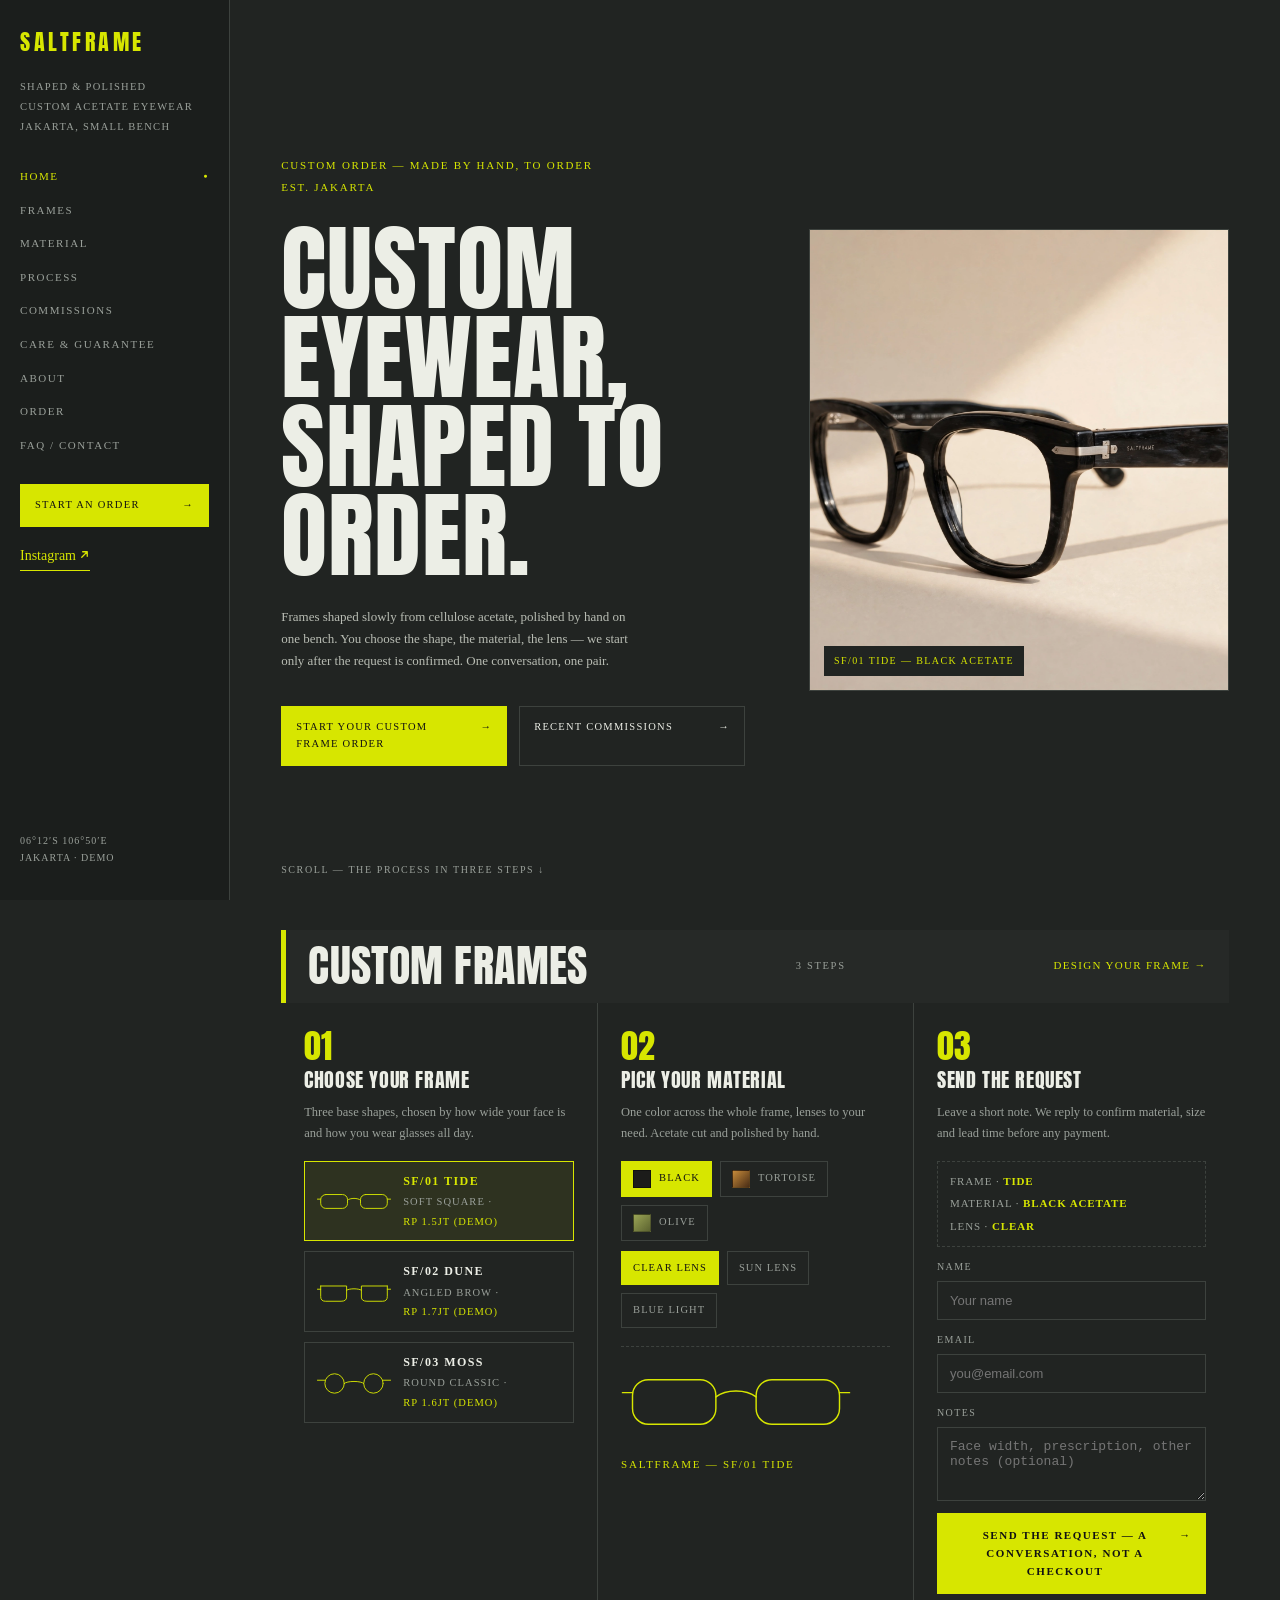
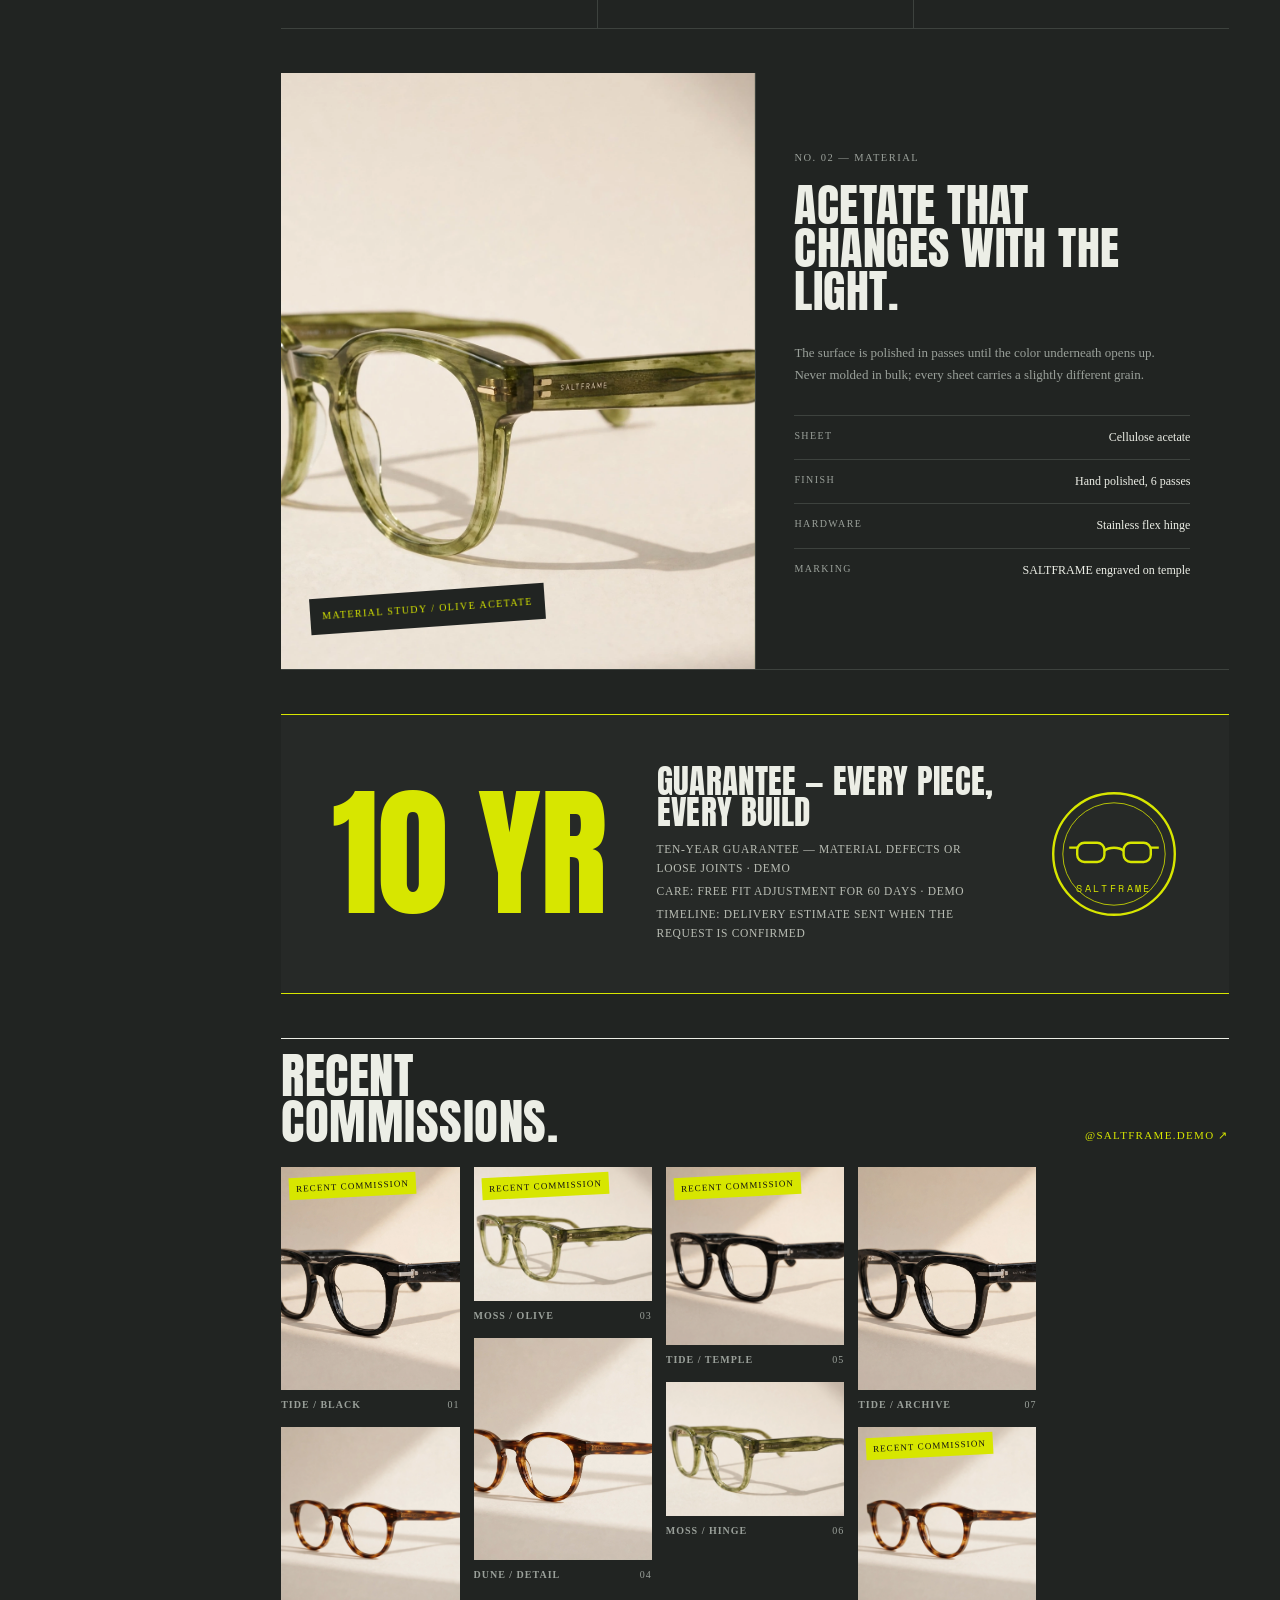
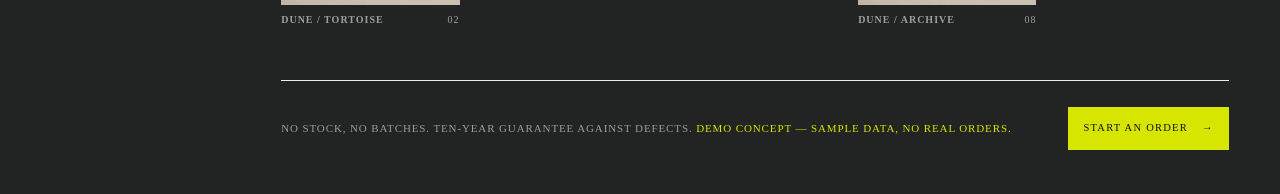
<file: index.html>
<!doctype html>
<html lang="en">
<head>
<meta charset="utf-8"><meta name="viewport" content="width=device-width,initial-scale=1">
<title>SALTFRAME — Custom eyewear, shaped to order</title>
<meta name="description" content="SALTFRAME. Custom acetate eyewear, shaped to order. No stock, no batches. A conversation, not a checkout.">
<link rel="icon" href="data:image/svg+xml,%3Csvg xmlns='http://www.w3.org/2000/svg' viewBox='0 0 32 32'%3E%3Crect width='32' height='32' fill='%23212422'/%3E%3Crect x='5' y='11' width='9' height='8' rx='3' fill='none' stroke='%23d7e600' stroke-width='2'/%3E%3Crect x='18' y='11' width='9' height='8' rx='3' fill='none' stroke='%23d7e600' stroke-width='2'/%3E%3Cpath d='M14 15h4' stroke='%23d7e600' stroke-width='2'/%3E%3C/svg%3E">
<link rel="stylesheet" href="/site.css">
</head>
<body>

<aside class="rail">
<a class="word" href="/index.html">SALTFRAME</a>
<div class="tag">Shaped &amp; polished<br>custom acetate eyewear<br>Jakarta, small bench</div>
<nav class="nav" id="nav">
<a href="/index.html" class="active" aria-current="page">Home</a>
<a href="/frames.html">Frames</a>
<a href="/material.html">Material</a>
<a href="/process.html">Process</a>
<a href="/commissions.html">Commissions</a>
<a href="/care.html">Care &amp; Guarantee</a>
<a href="/about.html">About</a>
<a href="/order.html">Order</a>
<a href="/faq.html">FAQ / Contact</a>
</nav>
<div class="btns"><a class="btn solid" href="/order.html">Start an order <span>&rarr;</span></a></div>
<a class="ig" href="https://instagram.com/saltframe.demo" target="_blank" rel="noopener">Instagram <svg width="11" height="11" viewBox="0 0 12 12" fill="none"><path d="M3 9L9 3M9 3H4M9 3v5" stroke="currentColor" stroke-width="1.4" stroke-linecap="round"/></svg></a>
<p class="foot">06&deg;12&prime;S 106&deg;50&prime;E<br>Jakarta &middot; demo</p>
<button class="burger" id="burger" aria-label="Menu">&#9776;</button>
</aside>

<main id="top">
<section class="hero">
<div class="hero-copy rv">
<div class="kicker">Custom order — made by hand, to order<br>Est. Jakarta</div>
<h1>Custom eyewear, shaped to order.</h1>
<p>Frames shaped slowly from cellulose acetate, polished by hand on one bench. You choose the shape, the material, the lens — we start only after the request is confirmed. One conversation, one pair.</p>
<div class="cta-row">
<a class="btn solid" href="#steps">Start your custom frame order <span>→</span></a>
<a class="btn ghost" href="#commissions">Recent commissions <span>→</span></a>
</div>
</div>
<div class="hero-art rv d1">
<img src="/public/images/tide.webp" data-lb data-cap="SF/01 Tide — black acetate" alt="SALTFRAME Tide black acetate glasses">
<span class="ph-tag">SF/01 Tide — black acetate</span>
</div>
<div class="scrollnote">Scroll — the process in three steps ↓</div>
</section>

<section id="steps">
<div class="band rv">
<h2 data-goto="#f-name">Custom frames</h2>
<div class="mid">3 steps</div>
<a class="go" href="#f-name">Design your frame →</a>
</div>
<div class="steps3">
<div class="col rv">
<div class="no">01</div>
<h3>Choose your frame</h3>
<p>Three base shapes, chosen by how wide your face is and how you wear glasses all day.</p>
<div class="models" data-group="frame">
<button class="model selected" data-value="Tide" data-dim="51–54 mm" data-desc="Soft square with a flat top line. Balances strong brows; sits stable on wider faces." data-price="Rp 1.5jt">
<svg viewBox="0 0 160 52" aria-hidden="true"><rect class="ln" x="8" y="12" width="58" height="30" rx="11"/><rect class="ln" x="94" y="12" width="58" height="30" rx="11"/><path class="ln" d="M66 24c6-5 22-5 28 0"/><path class="ln" d="M8 22H1M152 22h7"/></svg>
<span class="lbl"><b>SF/01 Tide</b>Soft square · <span class="acc">Rp 1.5jt (demo)</span></span>
</button>
<button class="model" data-value="Dune" data-dim="52–55 mm" data-desc="Angled brow that follows the eyebrow. Slightly taller lens for all-day wear." data-price="Rp 1.7jt">
<svg viewBox="0 0 160 52" aria-hidden="true"><path class="ln" d="M8 13h56v24c0 6-4 9-12 9H18c-7 0-10-4-10-10z"/><path class="ln" d="M152 13H96v24c0 6 4 9 12 9h34c7 0 10-4 10-10z"/><path class="ln" d="M64 22c7-4 25-4 32 0"/><path class="ln" d="M8 20H1M152 20h7"/></svg>
<span class="lbl"><b>SF/02 Dune</b>Angled brow · <span class="acc">Rp 1.7jt (demo)</span></span>
</button>
<button class="model" data-value="Moss" data-dim="48–50 mm" data-desc="Round classic with a keyhole bridge. Fits narrow faces and low prescriptions." data-price="Rp 1.6jt">
<svg viewBox="0 0 160 52" aria-hidden="true"><circle class="ln" cx="38" cy="27" r="21"/><circle class="ln" cx="122" cy="27" r="21"/><path class="ln" d="M59 27c5-6 37-6 42 0"/><path class="ln" d="M17 20H1M143 20h16"/></svg>
<span class="lbl"><b>SF/03 Moss</b>Round classic · <span class="acc">Rp 1.6jt (demo)</span></span>
</button>
</div>
</div>

<div class="col rv d1">
<div class="no">02</div>
<h3>Pick your material</h3>
<p>One color across the whole frame, lenses to your need. Acetate cut and polished by hand.</p>
<div class="swatches" data-group="material">
<button class="sw selected" data-value="Black acetate"><i style="background:#1c1c1a"></i>Black</button>
<button class="sw" data-value="Tortoise acetate"><i style="background:linear-gradient(135deg,#c58a3a,#4a2d16)"></i>Tortoise</button>
<button class="sw" data-value="Olive translucent"><i style="background:linear-gradient(135deg,#9aa455,#5c6330)"></i>Olive</button>
</div>
<div class="lensrow" data-group="lens">
<button class="lens selected" data-value="Clear">Clear lens</button>
<button class="lens" data-value="Sun">Sun lens</button>
<button class="lens" data-value="Blue light">Blue light</button>
</div>
<div class="preview">
<svg viewBox="0 0 320 110" aria-label="Selected frame preview">
<g id="svgTide"><rect class="ln" x="16" y="26" width="116" height="62" rx="22"/><rect class="ln" x="188" y="26" width="116" height="62" rx="22"/><path class="ln" d="M132 50c14-11 42-11 56 0"/><path class="ln" d="M16 44H2M304 44h14"/></g>
<g id="svgDune" style="display:none"><path class="ln" d="M16 27h112v50c0 12-9 17-24 17H38c-14 0-22-8-22-21z"/><path class="ln" d="M304 27H192v50c0 12 9 17 24 17h66c14 0 22-8 22-21z"/><path class="ln" d="M128 45c16-9 48-9 64 0"/><path class="ln" d="M16 42H2M304 42h14"/></g>
<g id="svgMoss" style="display:none"><circle class="ln" cx="76" cy="57" r="56"/><circle class="ln" cx="244" cy="57" r="56"/><path class="ln" d="M132 57c11-13 45-13 56 0"/><path class="ln" d="M26 34H2M294 34h24"/></g>
</svg>
<div class="engrave" id="engrave">SALTFRAME — SF/01 TIDE</div>
</div>
</div>

<div class="col rv d2">
<div class="no">03</div>
<h3>Send the request</h3>
<p>Leave a short note. We reply to confirm material, size and lead time before any payment.</p>
<div class="summary" style="margin-top:16px">
<span>Frame · <b id="vFrame">Tide</b></span>
<span>Material · <b id="vMaterial">Black acetate</b></span>
<span>Lens · <b id="vLens">Clear</b></span>
</div>
<form class="wform" id="reqForm" action="mailto:studio@saltframe.local" method="get" style="margin-top:12px">
<label>Name<input id="f-name" name="name" type="text" placeholder="Your name" required></label>
<label>Email<input id="f-email" name="email" type="email" placeholder="you@email.com" required></label>
<label>Notes<textarea id="f-notes" name="notes" placeholder="Face width, prescription, other notes (optional)"></textarea></label>
<button class="submit" type="submit">Send the request — a conversation, not a checkout <span>→</span></button>
</form>
</div>
</div>
</section>

<section class="material" id="material">
<div class="material-art rv"><img id="matImg" src="/public/images/moss.webp" data-lb data-cap="Material study — olive acetate" alt="SALTFRAME olive acetate detail"><span class="stamp">Material study / olive acetate</span></div>
<div class="material-copy rv d1">
<div class="eyebrow">No. 02 — Material</div>
<h2 data-goto="#f-name">Acetate that changes with the light.</h2>
<p>The surface is polished in passes until the color underneath opens up. Never molded in bulk; every sheet carries a slightly different grain.</p>
<div class="material-list">
<div><span>Sheet</span><span>Cellulose acetate</span></div>
<div><span>Finish</span><span>Hand polished, 6 passes</span></div>
<div><span>Hardware</span><span>Stainless flex hinge</span></div>
<div><span>Marking</span><span>SALTFRAME engraved on temple</span></div>
</div>
</div>
</section>

<section class="banner rv">
<div class="big">10 YR</div>
<div>
<h3>Guarantee — every piece, every build</h3>
<ul>
<li>Ten-year guarantee — material defects or loose joints · demo</li>
<li>Care: free fit adjustment for 60 days · demo</li>
<li>Timeline: delivery estimate sent when the request is confirmed</li>
</ul>
</div>
<svg class="crest" viewBox="0 0 160 160" aria-hidden="true">
<circle cx="80" cy="80" r="76" fill="none" stroke="currentColor" stroke-width="3"/>
<circle cx="80" cy="80" r="64" fill="none" stroke="currentColor" stroke-width="1"/>
<rect x="34" y="66" width="34" height="24" rx="9" fill="none" stroke="currentColor" stroke-width="3"/>
<rect x="92" y="66" width="34" height="24" rx="9" fill="none" stroke="currentColor" stroke-width="3"/>
<path d="M68 76c6-5 18-5 24 0" fill="none" stroke="currentColor" stroke-width="3"/>
<path d="M34 72H24M126 72h10" stroke="currentColor" stroke-width="3"/>
<text x="80" y="128" text-anchor="middle" font-family="Space Mono,monospace" font-size="12" letter-spacing="3" fill="currentColor">SALTFRAME</text>
</svg>
</section>

<section class="commissions" id="commissions">
<div class="chead rv"><h2 data-goto="#f-name">Recent<br>commissions.</h2><a href="#top">@saltframe.demo ↗</a></div>
<div class="grid">
<div class="comm"><img src="/public/images/tide.webp" alt="Tide commission"><span class="flag">Recent commission</span><div class="cap"><b>Tide / black</b><span>01</span></div></div>
<div class="comm"><img src="/public/images/dune.webp" alt="Dune commission" style="object-position:30% 40%"><div class="cap"><b>Dune / tortoise</b><span>02</span></div></div>
<div class="comm"><img src="/public/images/moss.webp" alt="Moss commission"><span class="flag">Recent commission</span><div class="cap"><b>Moss / olive</b><span>03</span></div></div>
<div class="comm"><img src="/public/images/dune.webp" alt="Dune detail" style="object-position:70% 55%"><div class="cap"><b>Dune / detail</b><span>04</span></div></div>
<div class="comm"><img src="/public/images/tide.webp" alt="Tide detail" style="object-position:60% 30%"><span class="flag">Recent commission</span><div class="cap"><b>Tide / temple</b><span>05</span></div></div>
<div class="comm"><img src="/public/images/moss.webp" alt="Moss detail" style="object-position:40% 60%"><div class="cap"><b>Moss / hinge</b><span>06</span></div></div>
<div class="comm"><img src="/public/images/tide.webp" alt="Tide commission" style="object-position:20% 70%"><div class="cap"><b>Tide / archive</b><span>07</span></div></div>
<div class="comm"><img src="/public/images/dune.webp" alt="Dune commission" style="object-position:50% 20%"><span class="flag">Recent commission</span><div class="cap"><b>Dune / archive</b><span>08</span></div></div>
</div>
</section>

<footer class="footer">
<span>No stock, no batches. Ten-year guarantee against defects. <span class="demo">Demo concept — sample data, no real orders.</span></span>
<a class="btn solid" href="#steps">Start an order <span>→</span></a>
</footer>
</main>

<div class="lb" id="lb"><span class="x" id="lbX">×</span><img id="lbImg" alt=""><span class="cap" id="lbCap"></span></div>
<div class="scrim" id="scrim"></div>
<aside class="detail" id="detail" aria-hidden="true">
<span class="x" id="dX">×</span>
<div class="eyebrow" id="dEyebrow">SF/01 — Frame detail</div>
<h3 id="dName">Tide</h3>
<svg id="dSvg" viewBox="0 0 320 110" aria-hidden="true"><g id="dSvgG"></g></svg>
<p id="dDesc"></p>
<div class="spec">
<div><span>Width</span><span id="dDim"></span></div>
<div><span>Material</span><span>Cellulose acetate</span></div>
<div><span>Lens</span><span>All lens types</span></div>
<div><span>Price</span><span id="dPrice"></span></div>
</div>
<button class="submit" id="dUse">Use this frame <span>→</span></button>
</aside>
<script>
const $=s=>document.querySelector(s),$$=s=>[...document.querySelectorAll(s)];
const state={frame:'Tide',material:'Black acetate',lens:'Clear',price:'Rp 1.5jt'},
svgs={Tide:'#svgTide',Dune:'#svgDune',Moss:'#svgMoss'};
function flash(el){el.classList.remove('flash');void el.offsetWidth;el.classList.add('flash')}
function update(){
$('#vFrame').textContent=state.frame;$('#vMaterial').textContent=state.material;$('#vLens').textContent=state.lens;
$$('#reqForm .summary b').forEach(flash);
const n=String({Tide:1,Dune:2,Moss:3}[state.frame]).padStart(3,'0');
Object.entries(svgs).forEach(([k,sel])=>$(sel).style.display=(k===state.frame?'':'none'));
const g=$(svgs[state.frame]);g.querySelectorAll('.ln').forEach(p=>{p.style.transition='none';p.style.strokeDashoffset='640';requestAnimationFrame(()=>{p.style.transition='';p.style.strokeDashoffset='0'})});
engraveIt();
}
function engraveIt(){
const nm=($('#f-name').value||'').trim().toUpperCase().slice(0,22);
const id='SF/'+String({Tide:1,Dune:2,Moss:3}[state.frame]).padStart(3,'0').slice(-2)+' '+state.frame.toUpperCase();
$('#engrave').textContent=nm?'SALTFRAME — '+id+' — '+nm:'SALTFRAME — '+id;
}
$$('[data-group]').forEach(g=>g.addEventListener('click',e=>{const b=e.target.closest('button');if(!b)return;g.querySelectorAll('button').forEach(x=>x.classList.remove('selected'));b.classList.add('selected');state[g.dataset.group]=b.dataset.value;if(b.dataset.price)state.price=b.dataset.price;update();if(g.dataset.group==='frame')openDetail(b)}));
$('#f-name').addEventListener('input',engraveIt);
$('#reqForm').addEventListener('submit',e=>{
e.preventDefault();
const body=encodeURIComponent('Frame: '+state.frame+' ('+state.price+' demo)\nMaterial: '+state.material+'\nLens: '+state.lens+'\nName: '+$('#f-name').value+'\nEmail: '+$('#f-email').value+'\nNotes: '+$('#f-notes').value);
location.href='mailto:studio@saltframe.local?subject='+encodeURIComponent('Custom SALTFRAME request — '+state.frame)+'&body='+body;
});

/* lightbox */
const lb=$('#lb'),lbImg=$('#lbImg'),lbCap=$('#lbCap'),detail=$('#detail'),scrim=$('#scrim');
function openLb(src,cap){lbImg.src=src;lbCap.textContent=cap||'';lb.classList.add('open');document.body.style.overflow='hidden'}
function closeLb(){lb.classList.remove('open');document.body.style.overflow=''}
document.addEventListener('click',e=>{
const t=e.target.closest('[data-lb],.comm img');
if(t){openLb(t.src,t.dataset.cap||t.alt||'');return}
if(e.target.closest('[data-goto]')){const el=$(e.target.closest('[data-goto]').dataset.goto);if(el){el.scrollIntoView({behavior:'smooth',block:'center'});el.focus&&el.focus()}return}
if(e.target.id==='lb'||e.target.id==='lbX')closeLb();
if(e.target.id==='scrim'||e.target.id==='dX')closeDetail();
});
addEventListener('keydown',e=>{if(e.key==='Escape'){closeLb();closeDetail()}});
/* frame detail drawer */
function openDetail(btn){
const name=btn.dataset.value;
$('#dEyebrow').textContent='SF/'+String({Tide:1,Dune:2,Moss:3}[name]).padStart(3,'0').slice(-2)+' — Frame detail';
$('#dName').textContent=name;
$('#dDesc').textContent=btn.dataset.desc;
$('#dDim').textContent=btn.dataset.dim;
$('#dPrice').textContent=btn.dataset.price+' (demo)';
$('#dSvgG').innerHTML=document.querySelector(svgs[name]).innerHTML;
detail.classList.add('open');scrim.classList.add('open');detail.setAttribute('aria-hidden','false');
}
function closeDetail(){detail.classList.remove('open');scrim.classList.remove('open');detail.setAttribute('aria-hidden','true')}
$('#dUse').addEventListener('click',closeDetail);
const io=new IntersectionObserver(es=>es.forEach(e=>{if(e.isIntersecting){e.target.classList.add('show','drawn')}}),{threshold:.12});
$$('.rv').forEach(x=>io.observe(x));
setTimeout(()=>$$('.model').forEach(m=>m.classList.add('drawn')),400);
if(!matchMedia('(prefers-reduced-motion: reduce)').matches){
const mat=$('#matImg');let raf=0;
function par(){raf=0;const r=mat.getBoundingClientRect(),s=Math.max(-26,Math.min(26,(innerHeight/2-(r.top+r.height/2))*.07));mat.style.setProperty('--par',s+'px')}
addEventListener('scroll',()=>{if(!raf)raf=requestAnimationFrame(par)},{passive:true});par();
}

const bk=document.getElementById('burger');if(bk)bk.addEventListener('click',()=>document.querySelector('.rail').classList.toggle('open'));
</script>
</body>
</html>
</file>
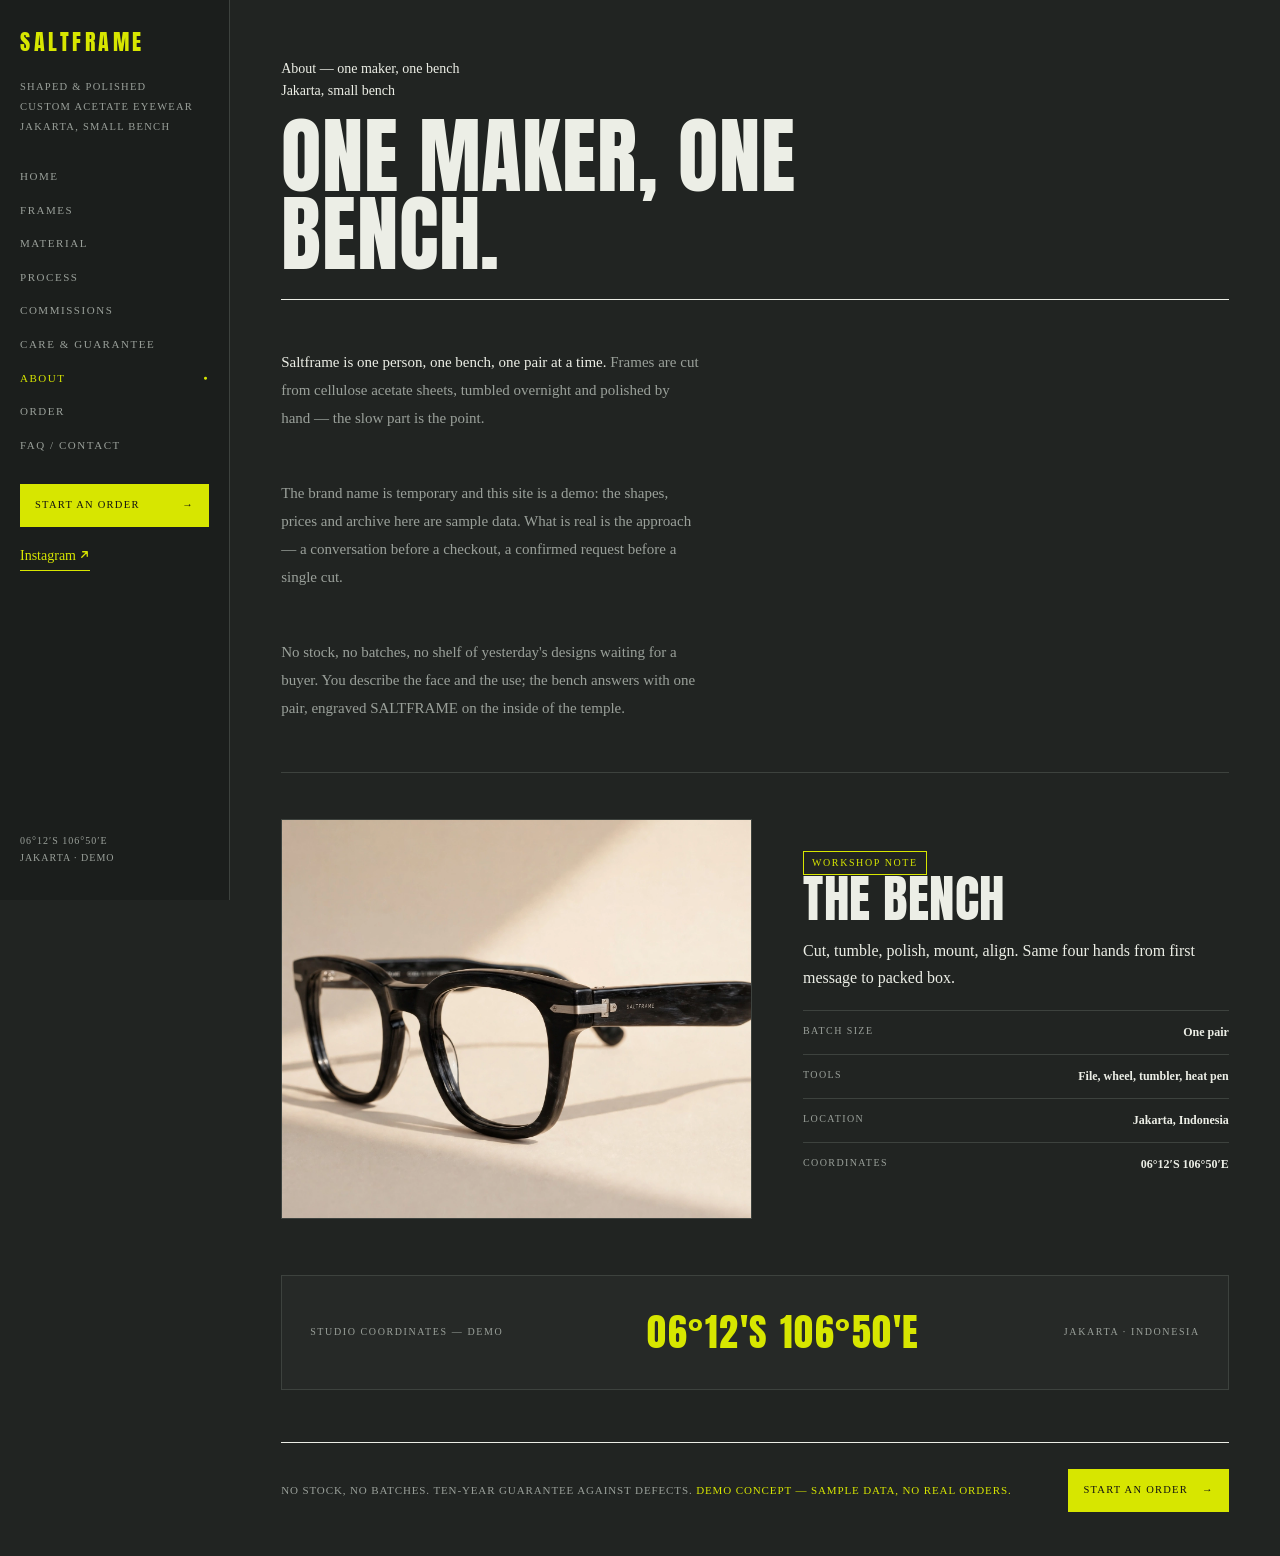
<file: about.html>
<!doctype html>
<html lang="en">
<head>
<meta charset="utf-8"><meta name="viewport" content="width=device-width,initial-scale=1">
<title>SALTFRAME — About — one maker, one bench</title>
<meta name="description" content="About SALTFRAME: one maker, one bench in Jakarta, one pair at a time. Demo concept.">
<link rel="icon" href="data:image/svg+xml,%3Csvg xmlns='http://www.w3.org/2000/svg' viewBox='0 0 32 32'%3E%3Crect width='32' height='32' fill='%23212422'/%3E%3Crect x='5' y='11' width='9' height='8' rx='3' fill='none' stroke='%23d7e600' stroke-width='2'/%3E%3Crect x='18' y='11' width='9' height='8' rx='3' fill='none' stroke='%23d7e600' stroke-width='2'/%3E%3Cpath d='M14 15h4' stroke='%23d7e600' stroke-width='2'/%3E%3C/svg%3E">
<link rel="stylesheet" href="/site.css">
</head>

<body>

<aside class="rail">
<a class="word" href="/index.html">SALTFRAME</a>
<div class="tag">Shaped &amp; polished<br>custom acetate eyewear<br>Jakarta, small bench</div>
<nav class="nav" id="nav">
<a href="/index.html" >Home</a>
<a href="/frames.html">Frames</a>
<a href="/material.html">Material</a>
<a href="/process.html">Process</a>
<a href="/commissions.html">Commissions</a>
<a href="/care.html">Care &amp; Guarantee</a>
<a href="/about.html" class="active" aria-current="page">About</a>
<a href="/order.html">Order</a>
<a href="/faq.html">FAQ / Contact</a>
</nav>
<div class="btns"><a class="btn solid" href="/order.html">Start an order <span>&rarr;</span></a></div>
<a class="ig" href="https://instagram.com/saltframe.demo" target="_blank" rel="noopener">Instagram <svg width="11" height="11" viewBox="0 0 12 12" fill="none"><path d="M3 9L9 3M9 3H4M9 3v5" stroke="currentColor" stroke-width="1.4" stroke-linecap="round"/></svg></a>
<p class="foot">06&deg;12&prime;S 106&deg;50&prime;E<br>Jakarta &middot; demo</p>
<button class="burger" id="burger" aria-label="Menu">&#9776;</button>
</aside>

<main id="top">
<section class="phead rv">
<div class="kicker">About — one maker, one bench<br>Jakarta, small bench</div>
<h1>One maker, one bench.</h1>
</section>

<div class="prose rv">
<p><strong>Saltframe is one person, one bench, one pair at a time.</strong> Frames are cut from cellulose acetate sheets, tumbled overnight and polished by hand — the slow part is the point.</p>
<p>The brand name is temporary and this site is a demo: the shapes, prices and archive here are sample data. What is real is the approach — a conversation before a checkout, a confirmed request before a single cut.</p>
<p>No stock, no batches, no shelf of yesterday's designs waiting for a buyer. You describe the face and the use; the bench answers with one pair, engraved SALTFRAME on the inside of the temple.</p>
</div>

<section class="frame rv">
<div class="art"><img src="/public/images/tide.webp" alt="One bench — custom acetate frame" data-lb="/public/images/tide.webp" data-cap="The bench — one pair at a time (demo)"></div>
<div class="copy">
<span class="badge">Workshop note</span>
<h2>The bench</h2>
<p class="lead">Cut, tumble, polish, mount, align. Same four hands from first message to packed box.</p>
<div class="material-list rv"><div><span>Batch size</span><b>One pair</b></div><div><span>Tools</span><b>File, wheel, tumbler, heat pen</b></div><div><span>Location</span><b>Jakarta, Indonesia</b></div><div><span>Coordinates</span><b>06°12′S 106°50′E</b></div></div>
</div>
</section>

<div class="coords rv">
<span class="lbl">Studio coordinates — demo</span>
<span class="val">06°12′S 106°50′E</span>
<span class="lbl">Jakarta · Indonesia</span>
</div>

<footer class="footer">
<span>No stock, no batches. Ten-year guarantee against defects. <span class="demo">Demo concept — sample data, no real orders.</span></span>
<a class="btn solid" href="/order.html">Start an order <span>→</span></a>
</footer>
</main>

<div class="lb" id="lb"><span class="x" id="lbX">×</span><img id="lbImg" alt=""><span class="cap" id="lbCap"></span></div>

<script src="/site.js"></script>
</body>
</html>
</file>
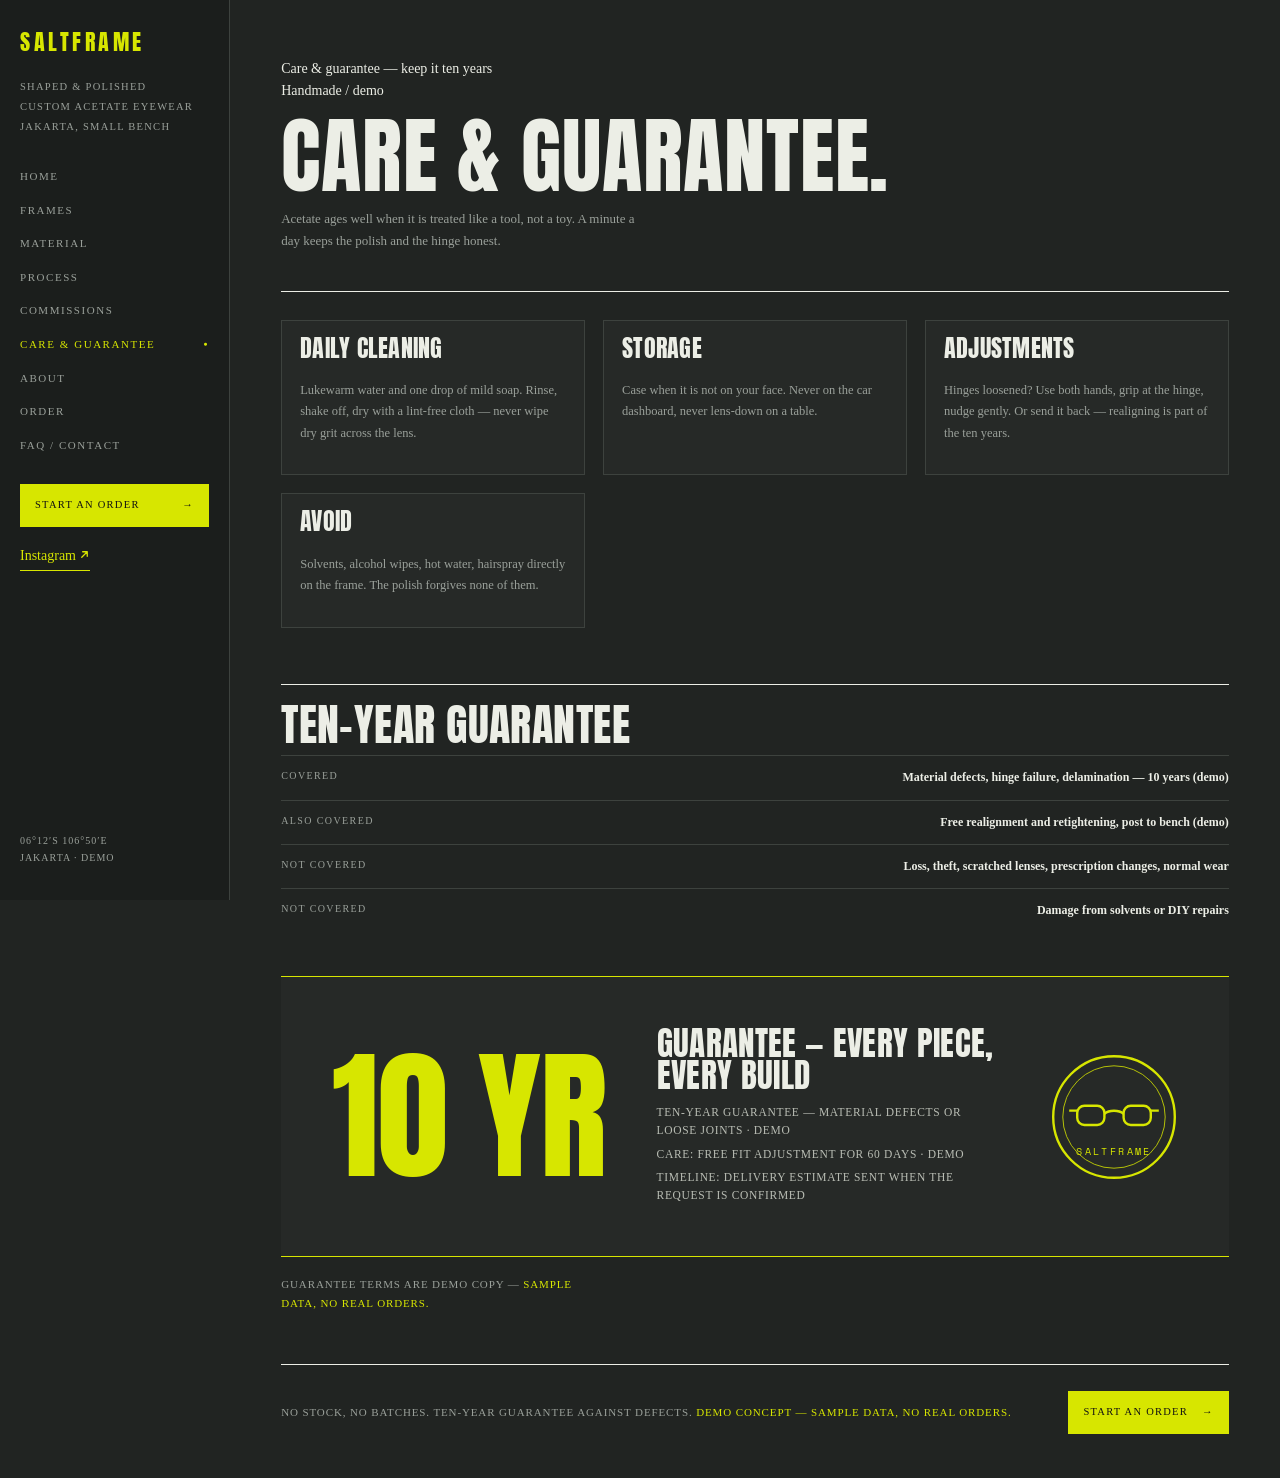
<file: care.html>
<!doctype html>
<html lang="en">
<head>
<meta charset="utf-8"><meta name="viewport" content="width=device-width,initial-scale=1">
<title>SALTFRAME — Care & guarantee — ten years</title>
<meta name="description" content="SALTFRAME care guide and ten-year guarantee: cleaning, storage, adjustments, coverage.">
<link rel="icon" href="data:image/svg+xml,%3Csvg xmlns='http://www.w3.org/2000/svg' viewBox='0 0 32 32'%3E%3Crect width='32' height='32' fill='%23212422'/%3E%3Crect x='5' y='11' width='9' height='8' rx='3' fill='none' stroke='%23d7e600' stroke-width='2'/%3E%3Crect x='18' y='11' width='9' height='8' rx='3' fill='none' stroke='%23d7e600' stroke-width='2'/%3E%3Cpath d='M14 15h4' stroke='%23d7e600' stroke-width='2'/%3E%3C/svg%3E">
<link rel="stylesheet" href="/site.css">
</head>

<body>

<aside class="rail">
<a class="word" href="/index.html">SALTFRAME</a>
<div class="tag">Shaped &amp; polished<br>custom acetate eyewear<br>Jakarta, small bench</div>
<nav class="nav" id="nav">
<a href="/index.html" >Home</a>
<a href="/frames.html">Frames</a>
<a href="/material.html">Material</a>
<a href="/process.html">Process</a>
<a href="/commissions.html">Commissions</a>
<a href="/care.html" class="active" aria-current="page">Care &amp; Guarantee</a>
<a href="/about.html">About</a>
<a href="/order.html">Order</a>
<a href="/faq.html">FAQ / Contact</a>
</nav>
<div class="btns"><a class="btn solid" href="/order.html">Start an order <span>&rarr;</span></a></div>
<a class="ig" href="https://instagram.com/saltframe.demo" target="_blank" rel="noopener">Instagram <svg width="11" height="11" viewBox="0 0 12 12" fill="none"><path d="M3 9L9 3M9 3H4M9 3v5" stroke="currentColor" stroke-width="1.4" stroke-linecap="round"/></svg></a>
<p class="foot">06&deg;12&prime;S 106&deg;50&prime;E<br>Jakarta &middot; demo</p>
<button class="burger" id="burger" aria-label="Menu">&#9776;</button>
</aside>

<main id="top">
<section class="phead rv">
<div class="kicker">Care &amp; guarantee — keep it ten years<br>Handmade / demo</div>
<h1>Care &amp; guarantee.</h1>
<p>Acetate ages well when it is treated like a tool, not a toy. A minute a day keeps the polish and the hinge honest.</p>
</section>

<div class="cards">
<div class="pcard rv"><div class="body"><h3>Daily cleaning</h3><p>Lukewarm water and one drop of mild soap. Rinse, shake off, dry with a lint-free cloth — never wipe dry grit across the lens.</p></div></div>
<div class="pcard rv"><div class="body"><h3>Storage</h3><p>Case when it is not on your face. Never on the car dashboard, never lens-down on a table.</p></div></div>
<div class="pcard rv"><div class="body"><h3>Adjustments</h3><p>Hinges loosened? Use both hands, grip at the hinge, nudge gently. Or send it back — realigning is part of the ten years.</p></div></div>
<div class="pcard rv"><div class="body"><h3>Avoid</h3><p>Solvents, alcohol wipes, hot water, hairspray directly on the frame. The polish forgives none of them.</p></div></div>
</div>

<h2 class="dh rv">Ten-year guarantee</h2>
<div class="material-list rv"><div><span>Covered</span><b>Material defects, hinge failure, delamination — 10 years (demo)</b></div><div><span>Also covered</span><b>Free realignment and retightening, post to bench (demo)</b></div><div><span>Not covered</span><b>Loss, theft, scratched lenses, prescription changes, normal wear</b></div><div><span>Not covered</span><b>Damage from solvents or DIY repairs</b></div></div>

<section class="banner rv">
<div class="big">10 YR</div>
<div>
<h3>Guarantee — every piece, every build</h3>
<ul>
<li>Ten-year guarantee — material defects or loose joints · demo</li>
<li>Care: free fit adjustment for 60 days · demo</li>
<li>Timeline: delivery estimate sent when the request is confirmed</li>
</ul>
</div>
<svg class="crest" viewBox="0 0 160 160" aria-hidden="true">
<circle cx="80" cy="80" r="76" fill="none" stroke="currentColor" stroke-width="3"/>
<circle cx="80" cy="80" r="64" fill="none" stroke="currentColor" stroke-width="1"/>
<rect x="34" y="66" width="34" height="24" rx="9" fill="none" stroke="currentColor" stroke-width="3"/>
<rect x="92" y="66" width="34" height="24" rx="9" fill="none" stroke="currentColor" stroke-width="3"/>
<path d="M68 76c6-5 18-5 24 0" fill="none" stroke="currentColor" stroke-width="3"/>
<path d="M34 72H24M126 72h10" stroke="currentColor" stroke-width="3"/>
<text x="80" y="128" text-anchor="middle" font-family="Space Mono,monospace" font-size="12" letter-spacing="3" fill="currentColor">SALTFRAME</text>
</svg>
</section>
<p class="note rv">Guarantee terms are demo copy — <b>sample data, no real orders.</b></p>

<footer class="footer">
<span>No stock, no batches. Ten-year guarantee against defects. <span class="demo">Demo concept — sample data, no real orders.</span></span>
<a class="btn solid" href="/order.html">Start an order <span>→</span></a>
</footer>
</main>

<div class="lb" id="lb"><span class="x" id="lbX">×</span><img id="lbImg" alt=""><span class="cap" id="lbCap"></span></div>

<script src="/site.js"></script>
</body>
</html>
</file>
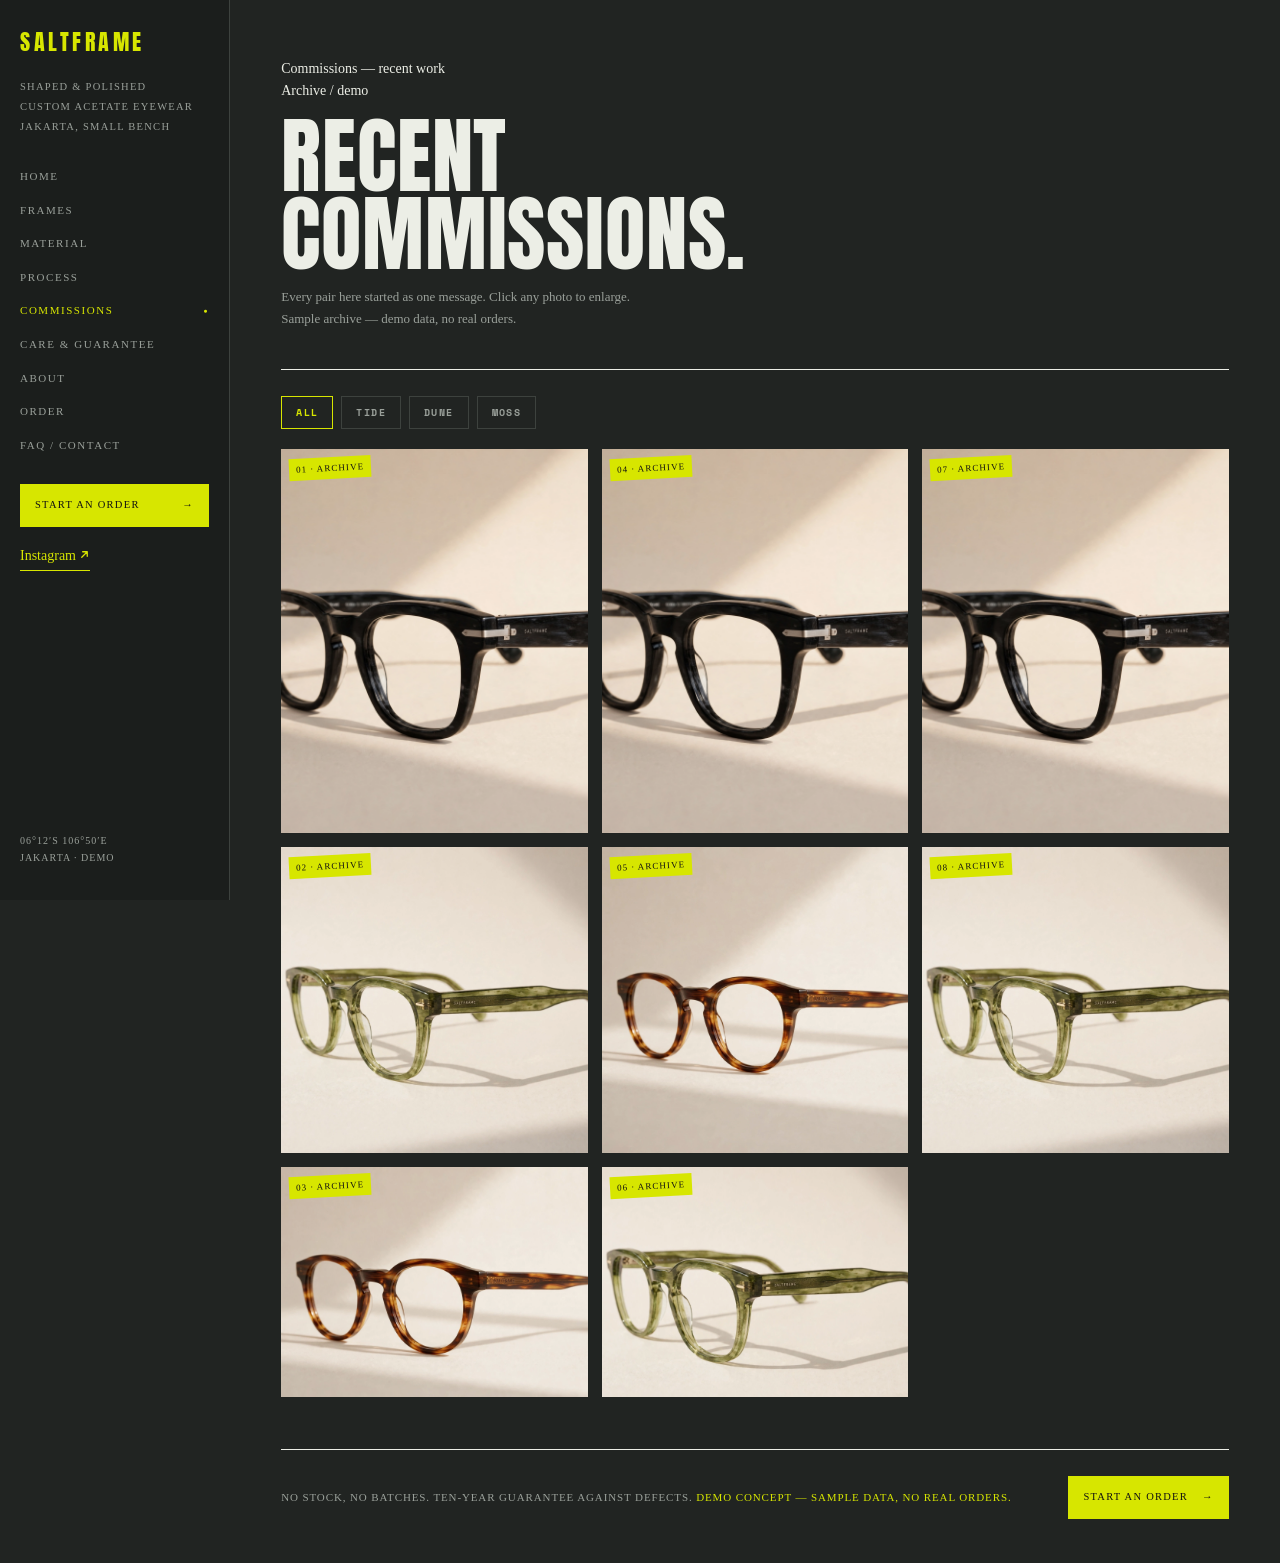
<file: commissions.html>
<!doctype html>
<html lang="en">
<head>
<meta charset="utf-8"><meta name="viewport" content="width=device-width,initial-scale=1">
<title>SALTFRAME — Commissions — recent work archive</title>
<meta name="description" content="SALTFRAME commissions gallery: recent custom frames, filter by model.">
<link rel="icon" href="data:image/svg+xml,%3Csvg xmlns='http://www.w3.org/2000/svg' viewBox='0 0 32 32'%3E%3Crect width='32' height='32' fill='%23212422'/%3E%3Crect x='5' y='11' width='9' height='8' rx='3' fill='none' stroke='%23d7e600' stroke-width='2'/%3E%3Crect x='18' y='11' width='9' height='8' rx='3' fill='none' stroke='%23d7e600' stroke-width='2'/%3E%3Cpath d='M14 15h4' stroke='%23d7e600' stroke-width='2'/%3E%3C/svg%3E">
<link rel="stylesheet" href="/site.css">
</head>

<body>

<aside class="rail">
<a class="word" href="/index.html">SALTFRAME</a>
<div class="tag">Shaped &amp; polished<br>custom acetate eyewear<br>Jakarta, small bench</div>
<nav class="nav" id="nav">
<a href="/index.html" >Home</a>
<a href="/frames.html">Frames</a>
<a href="/material.html">Material</a>
<a href="/process.html">Process</a>
<a href="/commissions.html" class="active" aria-current="page">Commissions</a>
<a href="/care.html">Care &amp; Guarantee</a>
<a href="/about.html">About</a>
<a href="/order.html">Order</a>
<a href="/faq.html">FAQ / Contact</a>
</nav>
<div class="btns"><a class="btn solid" href="/order.html">Start an order <span>&rarr;</span></a></div>
<a class="ig" href="https://instagram.com/saltframe.demo" target="_blank" rel="noopener">Instagram <svg width="11" height="11" viewBox="0 0 12 12" fill="none"><path d="M3 9L9 3M9 3H4M9 3v5" stroke="currentColor" stroke-width="1.4" stroke-linecap="round"/></svg></a>
<p class="foot">06&deg;12&prime;S 106&deg;50&prime;E<br>Jakarta &middot; demo</p>
<button class="burger" id="burger" aria-label="Menu">&#9776;</button>
</aside>

<main id="top">
<section class="phead rv">
<div class="kicker">Commissions — recent work<br>Archive / demo</div>
<h1>Recent commissions.</h1>
<p>Every pair here started as one message. Click any photo to enlarge. Sample archive — demo data, no real orders.</p>
</section>

<div class="filters rv">
<button class="fbtn on" data-f="all">All</button>
<button class="fbtn" data-f="Tide">Tide</button>
<button class="fbtn" data-f="Dune">Dune</button>
<button class="fbtn" data-f="Moss">Moss</button>
</div>
<div class="gallery">
<div class="comm rv" data-model="Tide"><img src="/public/images/tide.webp" alt="Tide — Black acetate, clear lens" data-cap="Tide — Black acetate, clear lens"><div class="flag">01 · archive</div></div>
<div class="comm rv" data-model="Moss"><img src="/public/images/moss.webp" alt="Moss — Olive acetate, round eye" data-cap="Moss — Olive acetate, round eye"><div class="flag">02 · archive</div></div>
<div class="comm rv" data-model="Dune"><img src="/public/images/dune.webp" alt="Dune — Tortoise, angled brow" data-cap="Dune — Tortoise, angled brow"><div class="flag">03 · archive</div></div>
<div class="comm rv" data-model="Tide"><img src="/public/images/tide.webp" alt="Tide — Tortoise, flat top" data-cap="Tide — Tortoise, flat top"><div class="flag">04 · archive</div></div>
<div class="comm rv" data-model="Dune"><img src="/public/images/dune.webp" alt="Dune — Black, sun lens" data-cap="Dune — Black, sun lens"><div class="flag">05 · archive</div></div>
<div class="comm rv" data-model="Moss"><img src="/public/images/moss.webp" alt="Moss — Black, keyhole bridge" data-cap="Moss — Black, keyhole bridge"><div class="flag">06 · archive</div></div>
<div class="comm rv" data-model="Tide"><img src="/public/images/tide.webp" alt="Tide — Olive, blue light" data-cap="Tide — Olive, blue light"><div class="flag">07 · archive</div></div>
<div class="comm rv" data-model="Moss"><img src="/public/images/moss.webp" alt="Moss — Tortoise, polished edge" data-cap="Moss — Tortoise, polished edge"><div class="flag">08 · archive</div></div>
</div>

<footer class="footer">
<span>No stock, no batches. Ten-year guarantee against defects. <span class="demo">Demo concept — sample data, no real orders.</span></span>
<a class="btn solid" href="/order.html">Start an order <span>→</span></a>
</footer>
</main>

<div class="lb" id="lb"><span class="x" id="lbX">×</span><img id="lbImg" alt=""><span class="cap" id="lbCap"></span></div>

<script src="/site.js"></script>
<script>

document.querySelectorAll('.fbtn').forEach(b=>b.addEventListener('click',()=>{
document.querySelectorAll('.fbtn').forEach(x=>x.classList.remove('on'));b.classList.add('on');
document.querySelectorAll('.comm').forEach(c=>{c.style.display=(b.dataset.f==='all'||c.dataset.model===b.dataset.f)?'':'none'});
}));

</script>
</body>
</html>
</file>
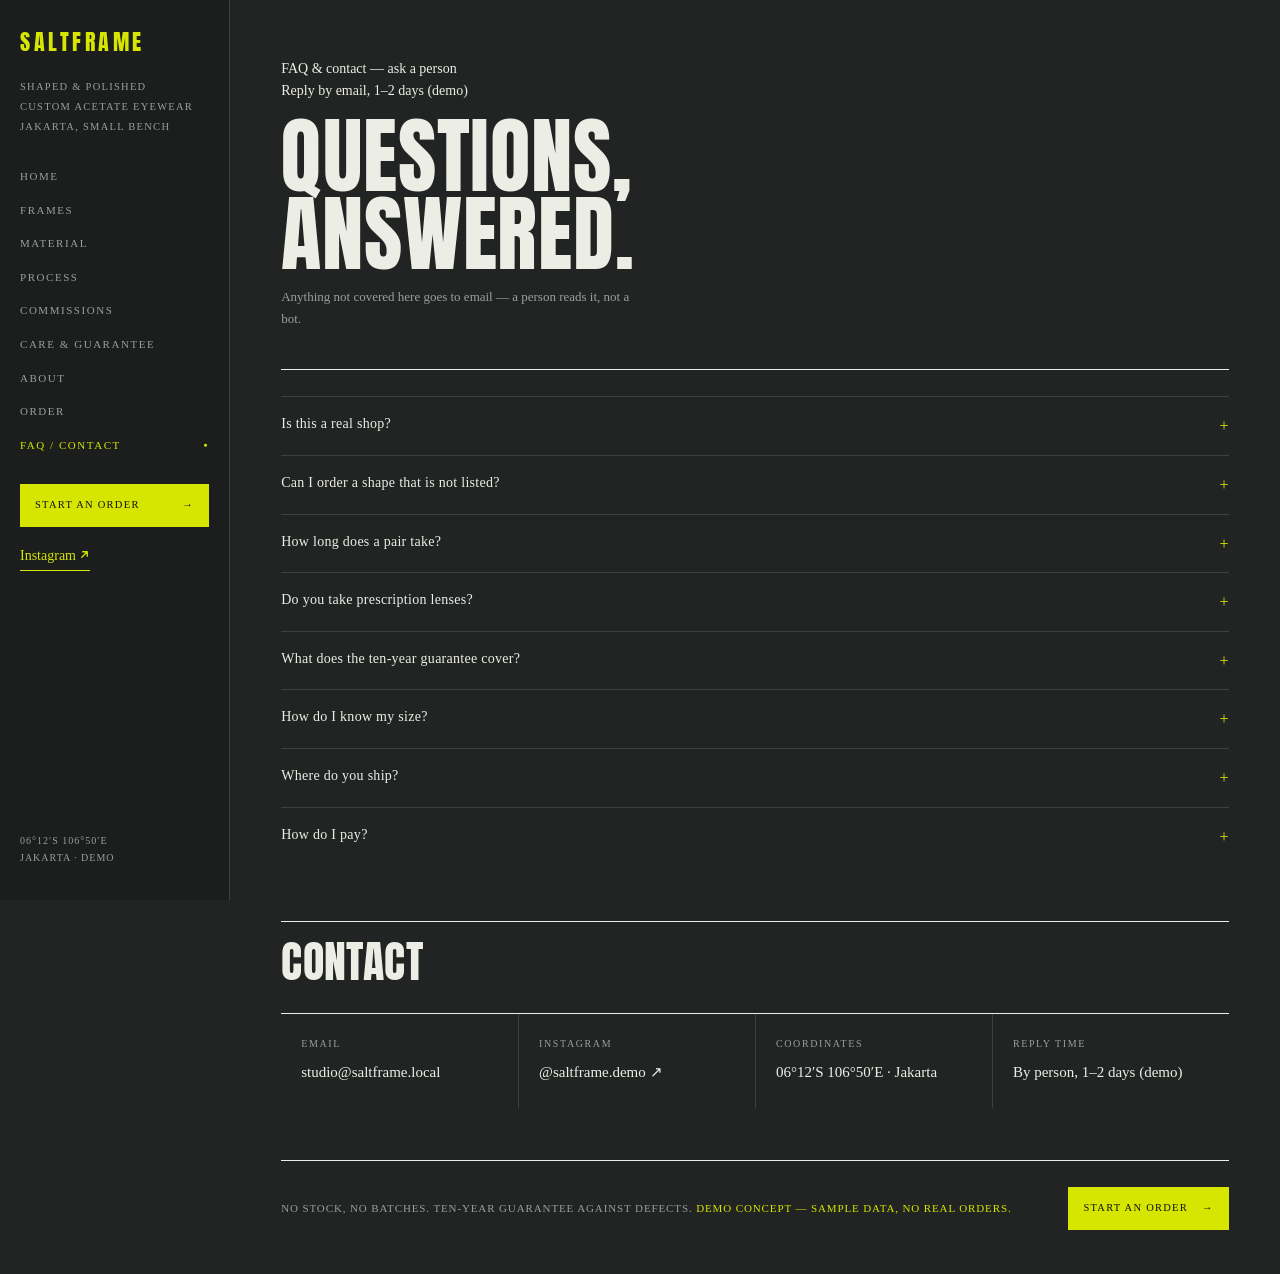
<file: faq.html>
<!doctype html>
<html lang="en">
<head>
<meta charset="utf-8"><meta name="viewport" content="width=device-width,initial-scale=1">
<title>SALTFRAME — FAQ & contact — ask a person</title>
<meta name="description" content="SALTFRAME FAQ: shapes, timelines, prescription, guarantee, shipping. Contact by email.">
<link rel="icon" href="data:image/svg+xml,%3Csvg xmlns='http://www.w3.org/2000/svg' viewBox='0 0 32 32'%3E%3Crect width='32' height='32' fill='%23212422'/%3E%3Crect x='5' y='11' width='9' height='8' rx='3' fill='none' stroke='%23d7e600' stroke-width='2'/%3E%3Crect x='18' y='11' width='9' height='8' rx='3' fill='none' stroke='%23d7e600' stroke-width='2'/%3E%3Cpath d='M14 15h4' stroke='%23d7e600' stroke-width='2'/%3E%3C/svg%3E">
<link rel="stylesheet" href="/site.css">
</head>

<body>

<aside class="rail">
<a class="word" href="/index.html">SALTFRAME</a>
<div class="tag">Shaped &amp; polished<br>custom acetate eyewear<br>Jakarta, small bench</div>
<nav class="nav" id="nav">
<a href="/index.html" >Home</a>
<a href="/frames.html">Frames</a>
<a href="/material.html">Material</a>
<a href="/process.html">Process</a>
<a href="/commissions.html">Commissions</a>
<a href="/care.html">Care &amp; Guarantee</a>
<a href="/about.html">About</a>
<a href="/order.html">Order</a>
<a href="/faq.html" class="active" aria-current="page">FAQ / Contact</a>
</nav>
<div class="btns"><a class="btn solid" href="/order.html">Start an order <span>&rarr;</span></a></div>
<a class="ig" href="https://instagram.com/saltframe.demo" target="_blank" rel="noopener">Instagram <svg width="11" height="11" viewBox="0 0 12 12" fill="none"><path d="M3 9L9 3M9 3H4M9 3v5" stroke="currentColor" stroke-width="1.4" stroke-linecap="round"/></svg></a>
<p class="foot">06&deg;12&prime;S 106&deg;50&prime;E<br>Jakarta &middot; demo</p>
<button class="burger" id="burger" aria-label="Menu">&#9776;</button>
</aside>

<main id="top">
<section class="phead rv">
<div class="kicker">FAQ &amp; contact — ask a person<br>Reply by email, 1–2 days (demo)</div>
<h1>Questions, answered.</h1>
<p>Anything not covered here goes to email — a person reads it, not a bot.</p>
</section>

<section style="margin-top:26px" class="rv">
<details class="faq"><summary>Is this a real shop?</summary><p>No — Saltframe is a demo concept. Brand name, prices and archive are sample data. The order form opens your email client; no payment exists anywhere on the site.</p></details><details class="faq"><summary>Can I order a shape that is not listed?</summary><p>Yes in concept — describe the shape, or bring measurements from a frame you already wear. The three listed shapes are starting points, not a menu.</p></details><details class="faq"><summary>How long does a pair take?</summary><p>Ten to fourteen working days after you confirm (demo estimate). One pair is worked at a time, so the bench never runs two orders in parallel.</p></details><details class="faq"><summary>Do you take prescription lenses?</summary><p>In concept, yes — include your sphere, cylinder and axis numbers in the notes. The demo form does not validate them yet.</p></details><details class="faq"><summary>What does the ten-year guarantee cover?</summary><p>Material defects, hinge failure and delamination for ten years, plus free realignment. It does not cover loss, scratched lenses or solvent damage.</p></details><details class="faq"><summary>How do I know my size?</summary><p>Face width in millimetres, or the measurements printed inside your current frame (lens width, bridge, temple). Any one of them is enough to start.</p></details><details class="faq"><summary>Where do you ship?</summary><p>From Jakarta, Indonesia — nationwide in concept, international on request. Demo: no real shipping exists yet.</p></details><details class="faq"><summary>How do I pay?</summary><p>You do not — this is a demo. The real flow would be a person confirms the quote by email first, then payment; never the other way around.</p></details>
</section>

<h2 class="dh rv">Contact</h2>
<div class="contact rv">
<div class="c"><b>Email</b><a href="mailto:studio@saltframe.local">studio@saltframe.local</a></div>
<div class="c"><b>Instagram</b><a href="https://instagram.com/saltframe.demo" target="_blank" rel="noopener">@saltframe.demo ↗</a></div>
<div class="c"><b>Coordinates</b><span>06°12′S 106°50′E · Jakarta</span></div>
<div class="c"><b>Reply time</b><span>By person, 1–2 days (demo)</span></div>
</div>

<footer class="footer">
<span>No stock, no batches. Ten-year guarantee against defects. <span class="demo">Demo concept — sample data, no real orders.</span></span>
<a class="btn solid" href="/order.html">Start an order <span>→</span></a>
</footer>
</main>

<div class="lb" id="lb"><span class="x" id="lbX">×</span><img id="lbImg" alt=""><span class="cap" id="lbCap"></span></div>

<script src="/site.js"></script>
</body>
</html>
</file>
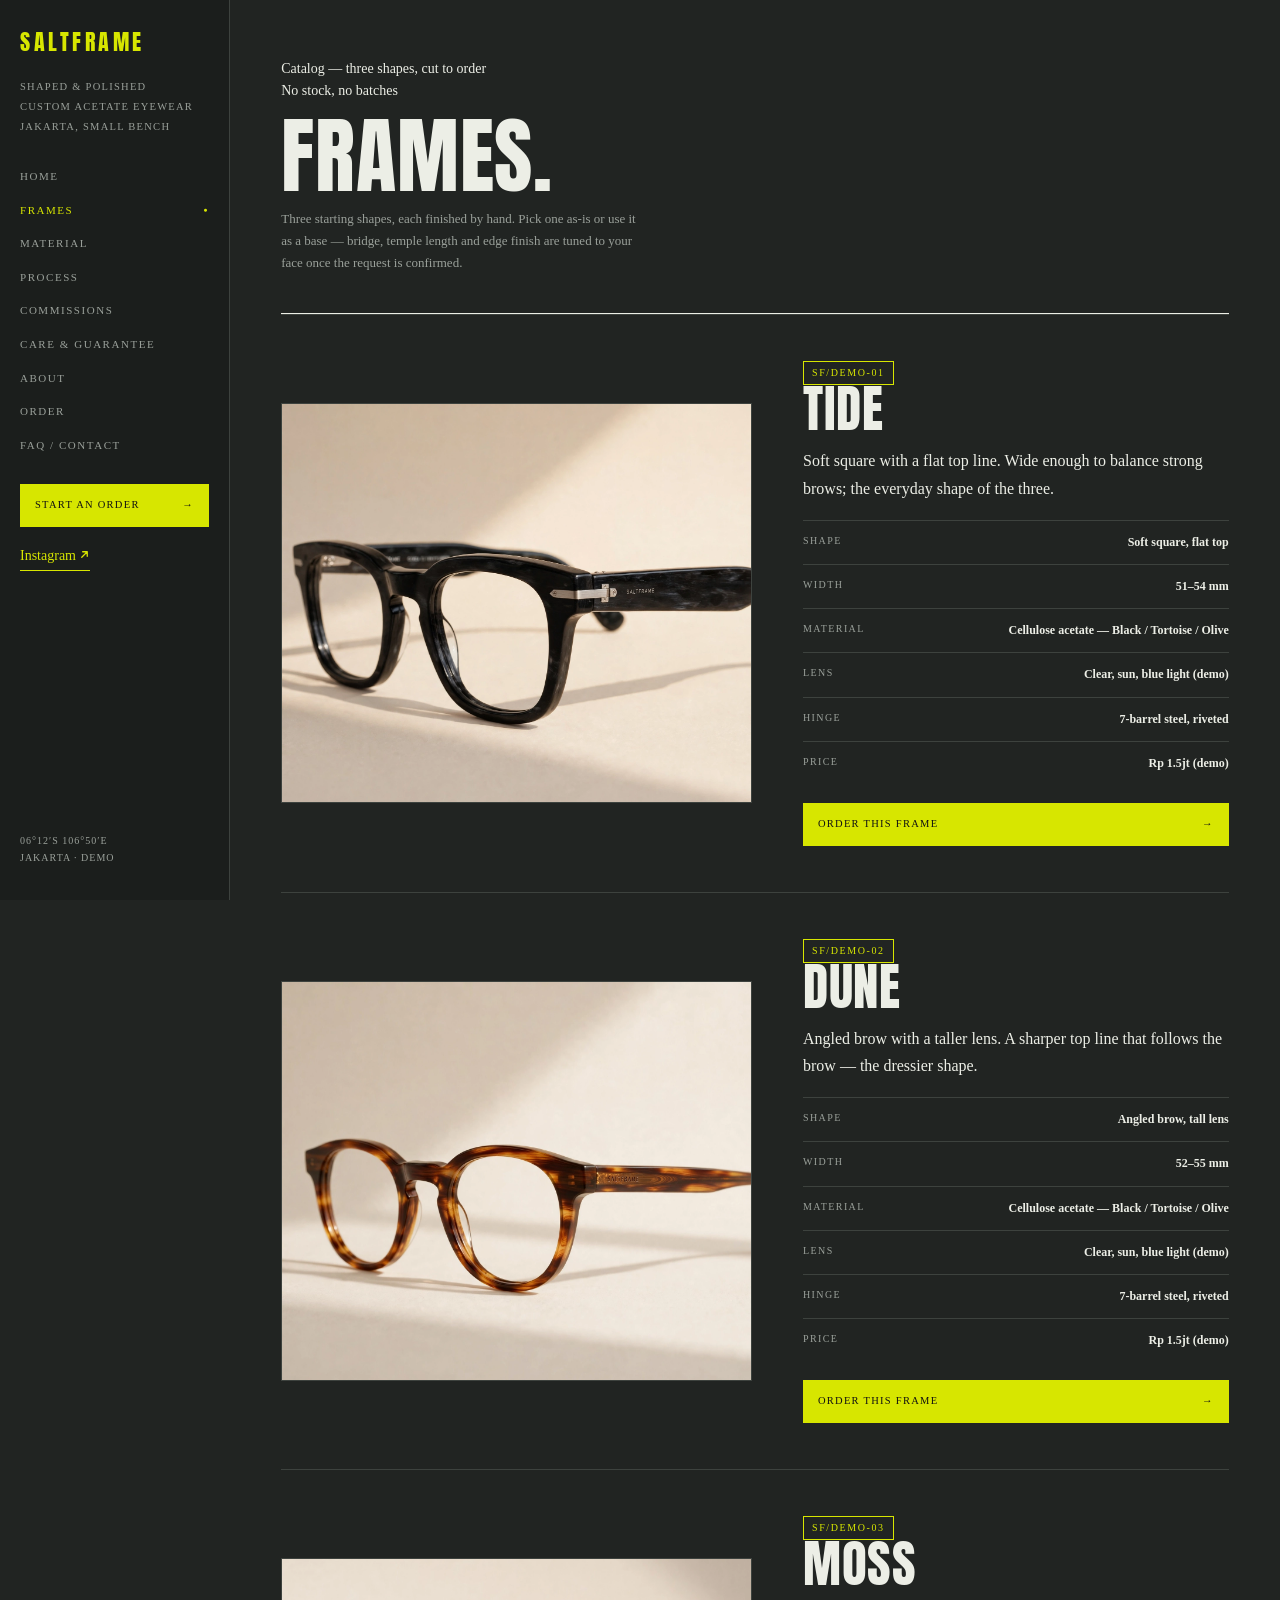
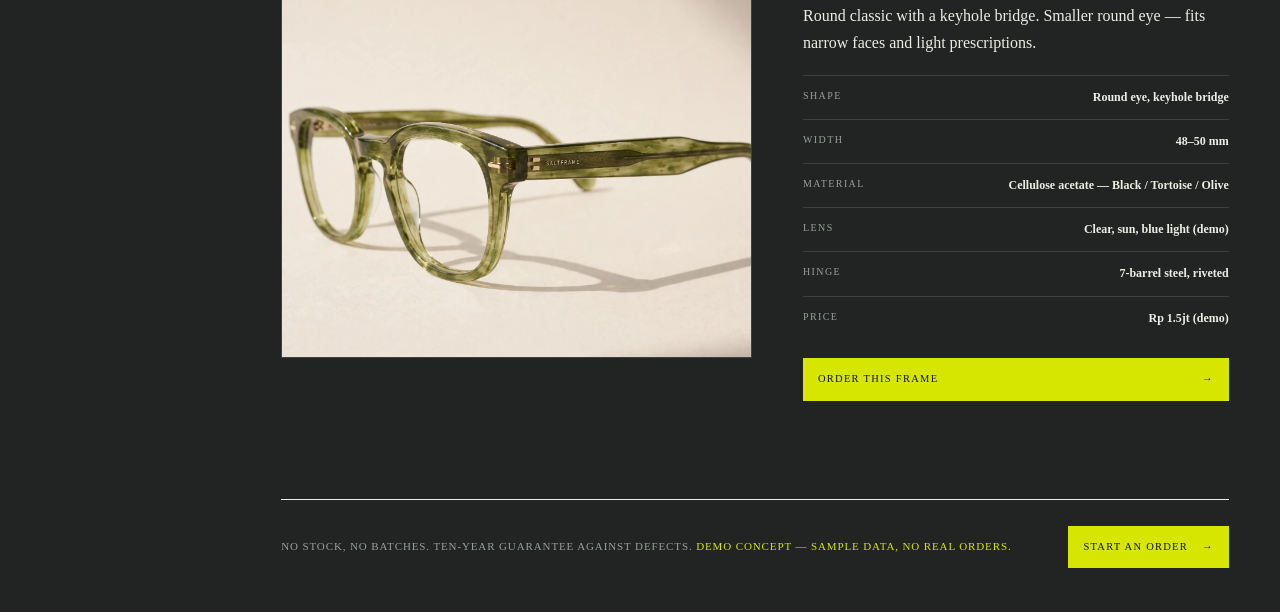
<file: frames.html>
<!doctype html>
<html lang="en">
<head>
<meta charset="utf-8"><meta name="viewport" content="width=device-width,initial-scale=1">
<title>SALTFRAME — Frames — three shapes, made to order</title>
<meta name="description" content="SALTFRAME frames: Tide, Dune, Moss. Three custom acetate shapes, cut to order.">
<link rel="icon" href="data:image/svg+xml,%3Csvg xmlns='http://www.w3.org/2000/svg' viewBox='0 0 32 32'%3E%3Crect width='32' height='32' fill='%23212422'/%3E%3Crect x='5' y='11' width='9' height='8' rx='3' fill='none' stroke='%23d7e600' stroke-width='2'/%3E%3Crect x='18' y='11' width='9' height='8' rx='3' fill='none' stroke='%23d7e600' stroke-width='2'/%3E%3Cpath d='M14 15h4' stroke='%23d7e600' stroke-width='2'/%3E%3C/svg%3E">
<link rel="stylesheet" href="/site.css">
</head>

<body>

<aside class="rail">
<a class="word" href="/index.html">SALTFRAME</a>
<div class="tag">Shaped &amp; polished<br>custom acetate eyewear<br>Jakarta, small bench</div>
<nav class="nav" id="nav">
<a href="/index.html" >Home</a>
<a href="/frames.html" class="active" aria-current="page">Frames</a>
<a href="/material.html">Material</a>
<a href="/process.html">Process</a>
<a href="/commissions.html">Commissions</a>
<a href="/care.html">Care &amp; Guarantee</a>
<a href="/about.html">About</a>
<a href="/order.html">Order</a>
<a href="/faq.html">FAQ / Contact</a>
</nav>
<div class="btns"><a class="btn solid" href="/order.html">Start an order <span>&rarr;</span></a></div>
<a class="ig" href="https://instagram.com/saltframe.demo" target="_blank" rel="noopener">Instagram <svg width="11" height="11" viewBox="0 0 12 12" fill="none"><path d="M3 9L9 3M9 3H4M9 3v5" stroke="currentColor" stroke-width="1.4" stroke-linecap="round"/></svg></a>
<p class="foot">06&deg;12&prime;S 106&deg;50&prime;E<br>Jakarta &middot; demo</p>
<button class="burger" id="burger" aria-label="Menu">&#9776;</button>
</aside>

<main id="top">
<section class="phead rv">
<div class="kicker">Catalog — three shapes, cut to order<br>No stock, no batches</div>
<h1>Frames.</h1>
<p>Three starting shapes, each finished by hand. Pick one as-is or use it as a base — bridge, temple length and edge finish are tuned to your face once the request is confirmed.</p>
</section>
<section class="frame rv">
<div class="art"><img src="/public/images/tide.webp" alt="Tide frame — custom acetate eyewear" data-lb="/public/images/tide.webp" data-cap="Tide — Soft square with a flat top line. Wide enoug"></div>
<div class="copy">
<span class="badge">SF/DEMO-01</span>
<h2>Tide</h2>
<p class="lead">Soft square with a flat top line. Wide enough to balance strong brows; the everyday shape of the three.</p>
<div class="material-list rv"><div><span>Shape</span><b>Soft square, flat top</b></div><div><span>Width</span><b>51–54 mm</b></div><div><span>Material</span><b>Cellulose acetate — Black / Tortoise / Olive</b></div><div><span>Lens</span><b>Clear, sun, blue light (demo)</b></div><div><span>Hinge</span><b>7-barrel steel, riveted</b></div><div><span>Price</span><b>Rp 1.5jt (demo)</b></div></div>
<a class="btn solid" href="/order.html?f=Tide">Order this frame <span>→</span></a>
</div>
</section>
<section class="frame rv">
<div class="art"><img src="/public/images/dune.webp" alt="Dune frame — custom acetate eyewear" data-lb="/public/images/dune.webp" data-cap="Dune — Angled brow with a taller lens. A sharper to"></div>
<div class="copy">
<span class="badge">SF/DEMO-02</span>
<h2>Dune</h2>
<p class="lead">Angled brow with a taller lens. A sharper top line that follows the brow — the dressier shape.</p>
<div class="material-list rv"><div><span>Shape</span><b>Angled brow, tall lens</b></div><div><span>Width</span><b>52–55 mm</b></div><div><span>Material</span><b>Cellulose acetate — Black / Tortoise / Olive</b></div><div><span>Lens</span><b>Clear, sun, blue light (demo)</b></div><div><span>Hinge</span><b>7-barrel steel, riveted</b></div><div><span>Price</span><b>Rp 1.5jt (demo)</b></div></div>
<a class="btn solid" href="/order.html?f=Dune">Order this frame <span>→</span></a>
</div>
</section>
<section class="frame rv">
<div class="art"><img src="/public/images/moss.webp" alt="Moss frame — custom acetate eyewear" data-lb="/public/images/moss.webp" data-cap="Moss — Round classic with a keyhole bridge. Smaller"></div>
<div class="copy">
<span class="badge">SF/DEMO-03</span>
<h2>Moss</h2>
<p class="lead">Round classic with a keyhole bridge. Smaller round eye — fits narrow faces and light prescriptions.</p>
<div class="material-list rv"><div><span>Shape</span><b>Round eye, keyhole bridge</b></div><div><span>Width</span><b>48–50 mm</b></div><div><span>Material</span><b>Cellulose acetate — Black / Tortoise / Olive</b></div><div><span>Lens</span><b>Clear, sun, blue light (demo)</b></div><div><span>Hinge</span><b>7-barrel steel, riveted</b></div><div><span>Price</span><b>Rp 1.5jt (demo)</b></div></div>
<a class="btn solid" href="/order.html?f=Moss">Order this frame <span>→</span></a>
</div>
</section>

<footer class="footer">
<span>No stock, no batches. Ten-year guarantee against defects. <span class="demo">Demo concept — sample data, no real orders.</span></span>
<a class="btn solid" href="/order.html">Start an order <span>→</span></a>
</footer>
</main>

<div class="lb" id="lb"><span class="x" id="lbX">×</span><img id="lbImg" alt=""><span class="cap" id="lbCap"></span></div>

<script src="/site.js"></script>
</body>
</html>
</file>
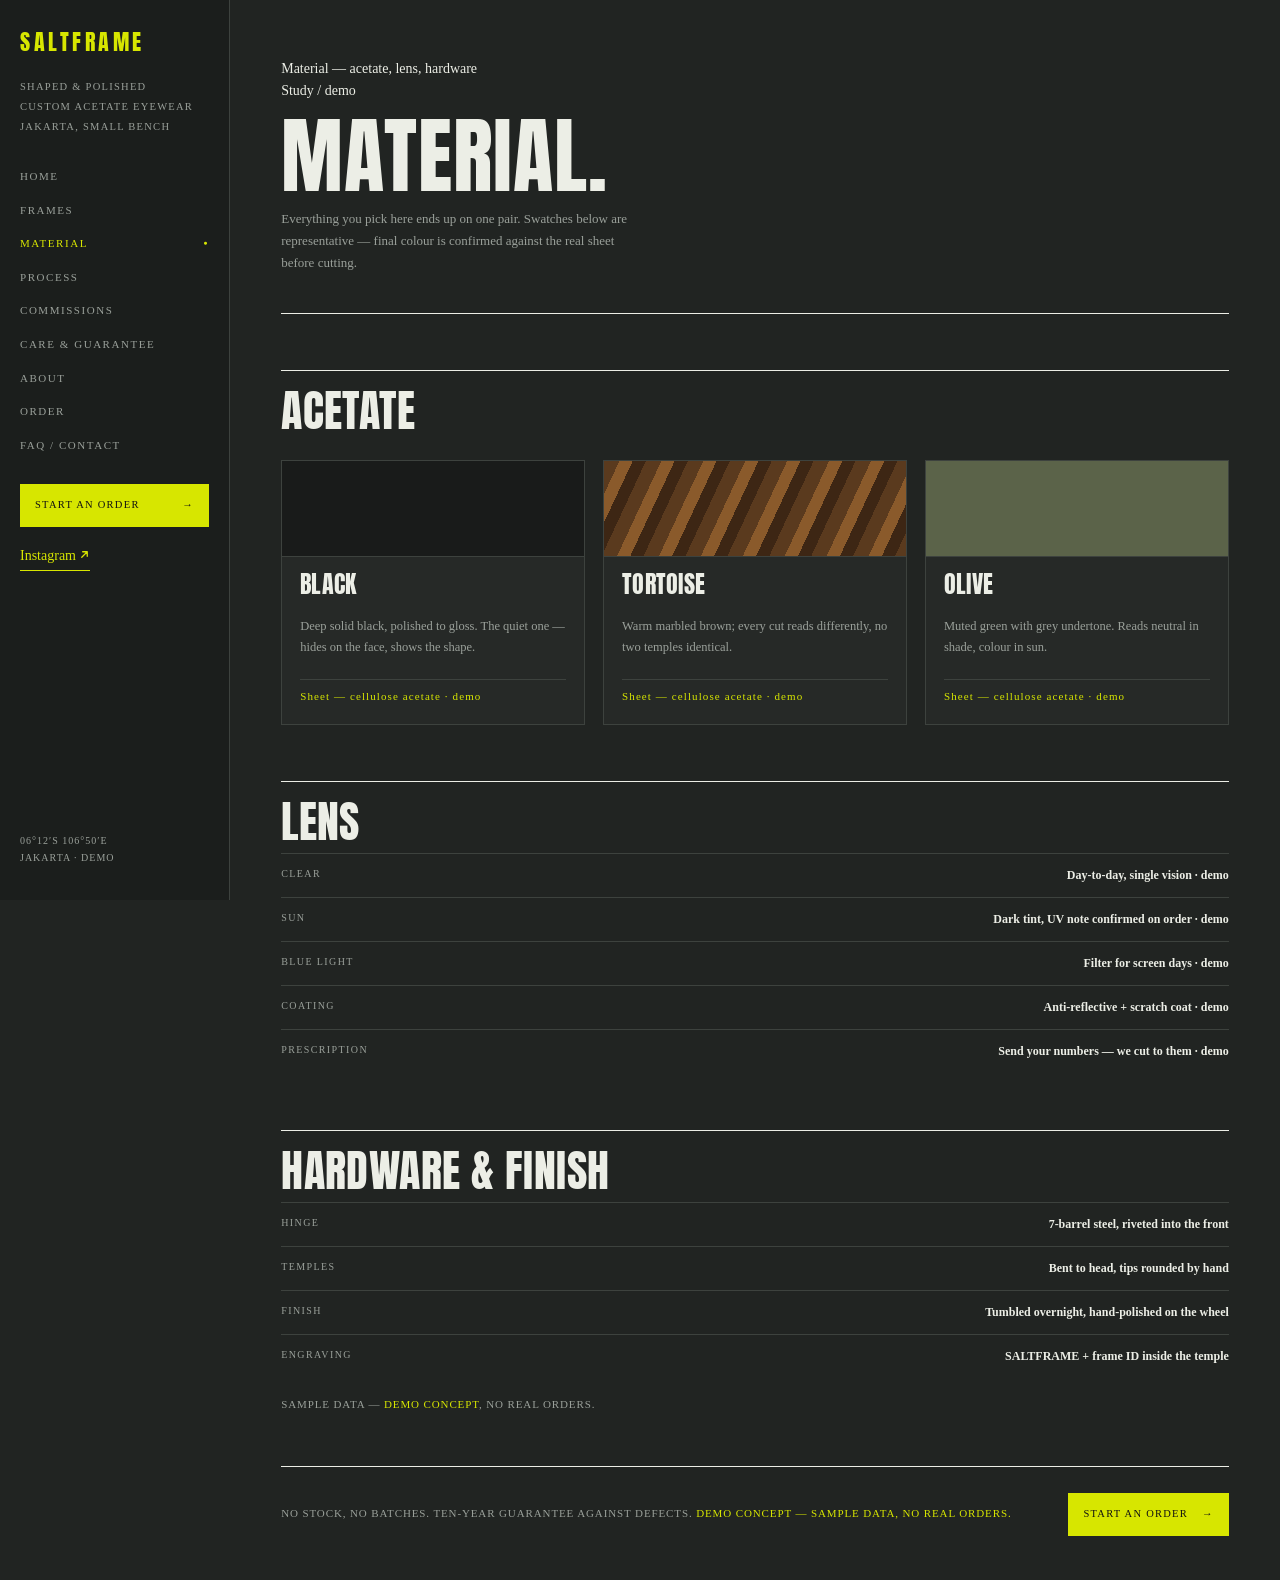
<file: material.html>
<!doctype html>
<html lang="en">
<head>
<meta charset="utf-8"><meta name="viewport" content="width=device-width,initial-scale=1">
<title>SALTFRAME — Material — acetate, lens, hardware</title>
<meta name="description" content="SALTFRAME material study: acetate colours, lens options, hardware and finish.">
<link rel="icon" href="data:image/svg+xml,%3Csvg xmlns='http://www.w3.org/2000/svg' viewBox='0 0 32 32'%3E%3Crect width='32' height='32' fill='%23212422'/%3E%3Crect x='5' y='11' width='9' height='8' rx='3' fill='none' stroke='%23d7e600' stroke-width='2'/%3E%3Crect x='18' y='11' width='9' height='8' rx='3' fill='none' stroke='%23d7e600' stroke-width='2'/%3E%3Cpath d='M14 15h4' stroke='%23d7e600' stroke-width='2'/%3E%3C/svg%3E">
<link rel="stylesheet" href="/site.css">
</head>

<body>

<aside class="rail">
<a class="word" href="/index.html">SALTFRAME</a>
<div class="tag">Shaped &amp; polished<br>custom acetate eyewear<br>Jakarta, small bench</div>
<nav class="nav" id="nav">
<a href="/index.html" >Home</a>
<a href="/frames.html">Frames</a>
<a href="/material.html" class="active" aria-current="page">Material</a>
<a href="/process.html">Process</a>
<a href="/commissions.html">Commissions</a>
<a href="/care.html">Care &amp; Guarantee</a>
<a href="/about.html">About</a>
<a href="/order.html">Order</a>
<a href="/faq.html">FAQ / Contact</a>
</nav>
<div class="btns"><a class="btn solid" href="/order.html">Start an order <span>&rarr;</span></a></div>
<a class="ig" href="https://instagram.com/saltframe.demo" target="_blank" rel="noopener">Instagram <svg width="11" height="11" viewBox="0 0 12 12" fill="none"><path d="M3 9L9 3M9 3H4M9 3v5" stroke="currentColor" stroke-width="1.4" stroke-linecap="round"/></svg></a>
<p class="foot">06&deg;12&prime;S 106&deg;50&prime;E<br>Jakarta &middot; demo</p>
<button class="burger" id="burger" aria-label="Menu">&#9776;</button>
</aside>

<main id="top">
<section class="phead rv">
<div class="kicker">Material — acetate, lens, hardware<br>Study / demo</div>
<h1>Material.</h1>
<p>Everything you pick here ends up on one pair. Swatches below are representative — final colour is confirmed against the real sheet before cutting.</p>
</section>

<h2 class="dh rv">Acetate</h2>
<div class="cards">
<div class="pcard rv"><div class="swatch sw-black"></div><div class="body"><h3>Black</h3><p>Deep solid black, polished to gloss. The quiet one — hides on the face, shows the shape.</p><div class="price">Sheet — cellulose acetate · demo</div></div></div>
<div class="pcard rv"><div class="swatch sw-tortoise"></div><div class="body"><h3>Tortoise</h3><p>Warm marbled brown; every cut reads differently, no two temples identical.</p><div class="price">Sheet — cellulose acetate · demo</div></div></div>
<div class="pcard rv"><div class="swatch sw-olive"></div><div class="body"><h3>Olive</h3><p>Muted green with grey undertone. Reads neutral in shade, colour in sun.</p><div class="price">Sheet — cellulose acetate · demo</div></div></div>
</div>

<h2 class="dh rv">Lens</h2>
<div class="material-list rv"><div><span>Clear</span><b>Day-to-day, single vision · demo</b></div><div><span>Sun</span><b>Dark tint, UV note confirmed on order · demo</b></div><div><span>Blue light</span><b>Filter for screen days · demo</b></div><div><span>Coating</span><b>Anti-reflective + scratch coat · demo</b></div><div><span>Prescription</span><b>Send your numbers — we cut to them · demo</b></div></div>

<h2 class="dh rv">Hardware &amp; finish</h2>
<div class="material-list rv"><div><span>Hinge</span><b>7-barrel steel, riveted into the front</b></div><div><span>Temples</span><b>Bent to head, tips rounded by hand</b></div><div><span>Finish</span><b>Tumbled overnight, hand-polished on the wheel</b></div><div><span>Engraving</span><b>SALTFRAME + frame ID inside the temple</b></div></div>
<div class="note rv">Sample data — <b>demo concept</b>, no real orders.</div>

<footer class="footer">
<span>No stock, no batches. Ten-year guarantee against defects. <span class="demo">Demo concept — sample data, no real orders.</span></span>
<a class="btn solid" href="/order.html">Start an order <span>→</span></a>
</footer>
</main>

<div class="lb" id="lb"><span class="x" id="lbX">×</span><img id="lbImg" alt=""><span class="cap" id="lbCap"></span></div>

<script src="/site.js"></script>
</body>
</html>
</file>
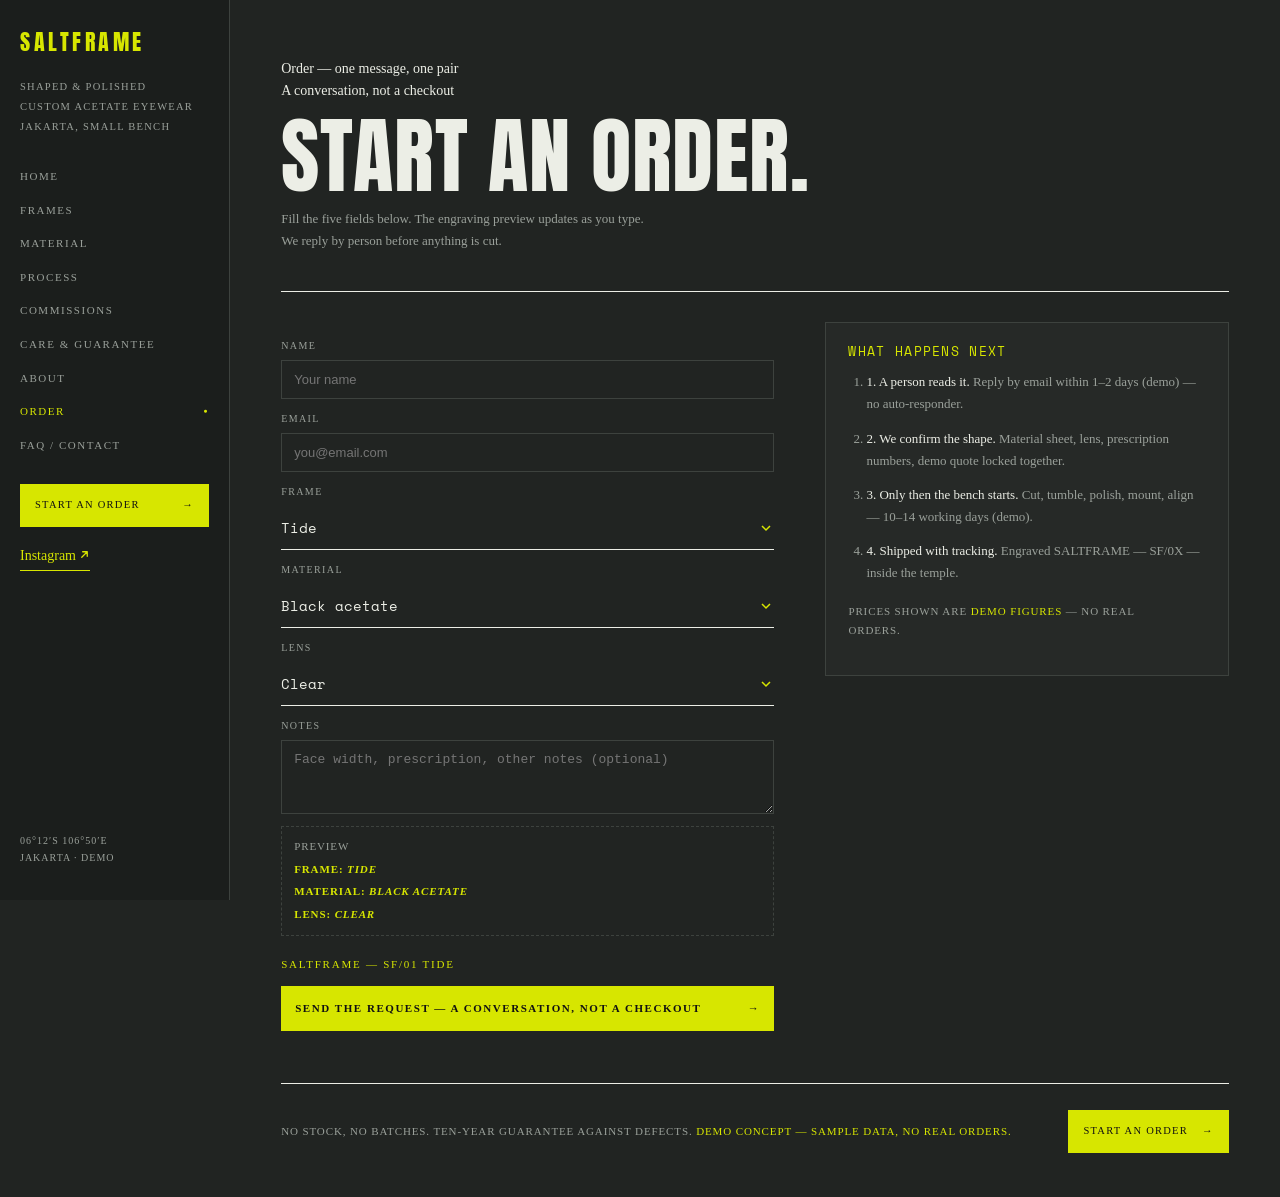
<file: order.html>
<!doctype html>
<html lang="en">
<head>
<meta charset="utf-8"><meta name="viewport" content="width=device-width,initial-scale=1">
<title>SALTFRAME — Start an order — custom request</title>
<meta name="description" content="Start a SALTFRAME custom order: frame, material, lens, one message, one pair.">
<link rel="icon" href="data:image/svg+xml,%3Csvg xmlns='http://www.w3.org/2000/svg' viewBox='0 0 32 32'%3E%3Crect width='32' height='32' fill='%23212422'/%3E%3Crect x='5' y='11' width='9' height='8' rx='3' fill='none' stroke='%23d7e600' stroke-width='2'/%3E%3Crect x='18' y='11' width='9' height='8' rx='3' fill='none' stroke='%23d7e600' stroke-width='2'/%3E%3Cpath d='M14 15h4' stroke='%23d7e600' stroke-width='2'/%3E%3C/svg%3E">
<link rel="stylesheet" href="/site.css">
</head>

<body>

<aside class="rail">
<a class="word" href="/index.html">SALTFRAME</a>
<div class="tag">Shaped &amp; polished<br>custom acetate eyewear<br>Jakarta, small bench</div>
<nav class="nav" id="nav">
<a href="/index.html" >Home</a>
<a href="/frames.html">Frames</a>
<a href="/material.html">Material</a>
<a href="/process.html">Process</a>
<a href="/commissions.html">Commissions</a>
<a href="/care.html">Care &amp; Guarantee</a>
<a href="/about.html">About</a>
<a href="/order.html" class="active" aria-current="page">Order</a>
<a href="/faq.html">FAQ / Contact</a>
</nav>
<div class="btns"><a class="btn solid" href="/order.html">Start an order <span>&rarr;</span></a></div>
<a class="ig" href="https://instagram.com/saltframe.demo" target="_blank" rel="noopener">Instagram <svg width="11" height="11" viewBox="0 0 12 12" fill="none"><path d="M3 9L9 3M9 3H4M9 3v5" stroke="currentColor" stroke-width="1.4" stroke-linecap="round"/></svg></a>
<p class="foot">06&deg;12&prime;S 106&deg;50&prime;E<br>Jakarta &middot; demo</p>
<button class="burger" id="burger" aria-label="Menu">&#9776;</button>
</aside>

<main id="top">
<section class="phead rv">
<div class="kicker">Order — one message, one pair<br>A conversation, not a checkout</div>
<h1>Start an order.</h1>
<p>Fill the five fields below. The engraving preview updates as you type. We reply by person before anything is cut.</p>
</section>

<div class="order-grid">
<div class="rv">
<form class="wform" id="oForm" action="mailto:studio@saltframe.local" method="get">
<label>Name<input id="o-name" name="name" type="text" placeholder="Your name" required></label>
<label>Email<input id="o-email" name="email" type="email" placeholder="you@email.com" required></label>
<label>Frame<select id="o-frame" name="frame"><option>Tide</option><option>Dune</option><option>Moss</option></select></label>
<label>Material<select id="o-material" name="material"><option>Black acetate</option><option>Tortoise acetate</option><option>Olive acetate</option></select></label>
<label>Lens<select id="o-lens" name="lens"><option>Clear</option><option>Sun</option><option>Blue light</option></select></label>
<label>Notes<textarea id="o-notes" name="notes" placeholder="Face width, prescription, other notes (optional)"></textarea></label>
<div class="summary">Preview<b>Frame: <i id="sFrame">Tide</i></b><b>Material: <i id="sMaterial">Black acetate</i></b><b>Lens: <i id="sLens">Clear</i></b></div>
<div class="engrave" id="engrave">SALTFRAME — SF/01 TIDE</div>
<button class="submit" type="submit">Send the request — a conversation, not a checkout <span>→</span></button>
</form>
</div>

<div class="side rv">
<h3>What happens next</h3>
<ol>
<li><b>1. A person reads it.</b> Reply by email within 1–2 days (demo) — no auto-responder.</li>
<li><b>2. We confirm the shape.</b> Material sheet, lens, prescription numbers, demo quote locked together.</li>
<li><b>3. Only then the bench starts.</b> Cut, tumble, polish, mount, align — 10–14 working days (demo).</li>
<li><b>4. Shipped with tracking.</b> Engraved SALTFRAME — SF/0X — inside the temple.</li>
</ol>
<p class="note">Prices shown are <b>demo figures</b> — no real orders.</p>
</div>
</div>

<footer class="footer">
<span>No stock, no batches. Ten-year guarantee against defects. <span class="demo">Demo concept — sample data, no real orders.</span></span>
<a class="btn solid" href="/order.html">Start an order <span>→</span></a>
</footer>
</main>

<div class="lb" id="lb"><span class="x" id="lbX">×</span><img id="lbImg" alt=""><span class="cap" id="lbCap"></span></div>

<script src="/site.js"></script>
<script>

const N={Tide:1,Dune:2,Moss:3};
function upd(){
const nm=(document.getElementById('o-name').value||'').trim().toUpperCase().slice(0,22);
const fr=document.getElementById('o-frame').value;
document.getElementById('sFrame').textContent=fr;
document.getElementById('sMaterial').textContent=document.getElementById('o-material').value;
document.getElementById('sLens').textContent=document.getElementById('o-lens').value;
const id='SF/0'+N[fr]+' '+fr.toUpperCase();
document.getElementById('engrave').textContent=nm?'SALTFRAME — '+id+' — '+nm:'SALTFRAME — '+id;
}
['o-name','o-frame','o-material','o-lens'].forEach(i=>{const el=document.getElementById(i);el.addEventListener(el.tagName==='SELECT'?'change':'input',upd)});
const q=new URLSearchParams(location.search).get('f');
if(q&&N[q])document.getElementById('o-frame').value=q;
upd();
document.getElementById('oForm').addEventListener('submit',e=>{
e.preventDefault();
const body=encodeURIComponent('Frame: '+document.getElementById('o-frame').value+'\nMaterial: '+document.getElementById('o-material').value+'\nLens: '+document.getElementById('o-lens').value+'\nName: '+document.getElementById('o-name').value+'\nEmail: '+document.getElementById('o-email').value+'\nNotes: '+document.getElementById('o-notes').value);
location.href='mailto:studio@saltframe.local?subject='+encodeURIComponent('Custom SALTFRAME request')+'&body='+body;
});

</script>
</body>
</html>
</file>
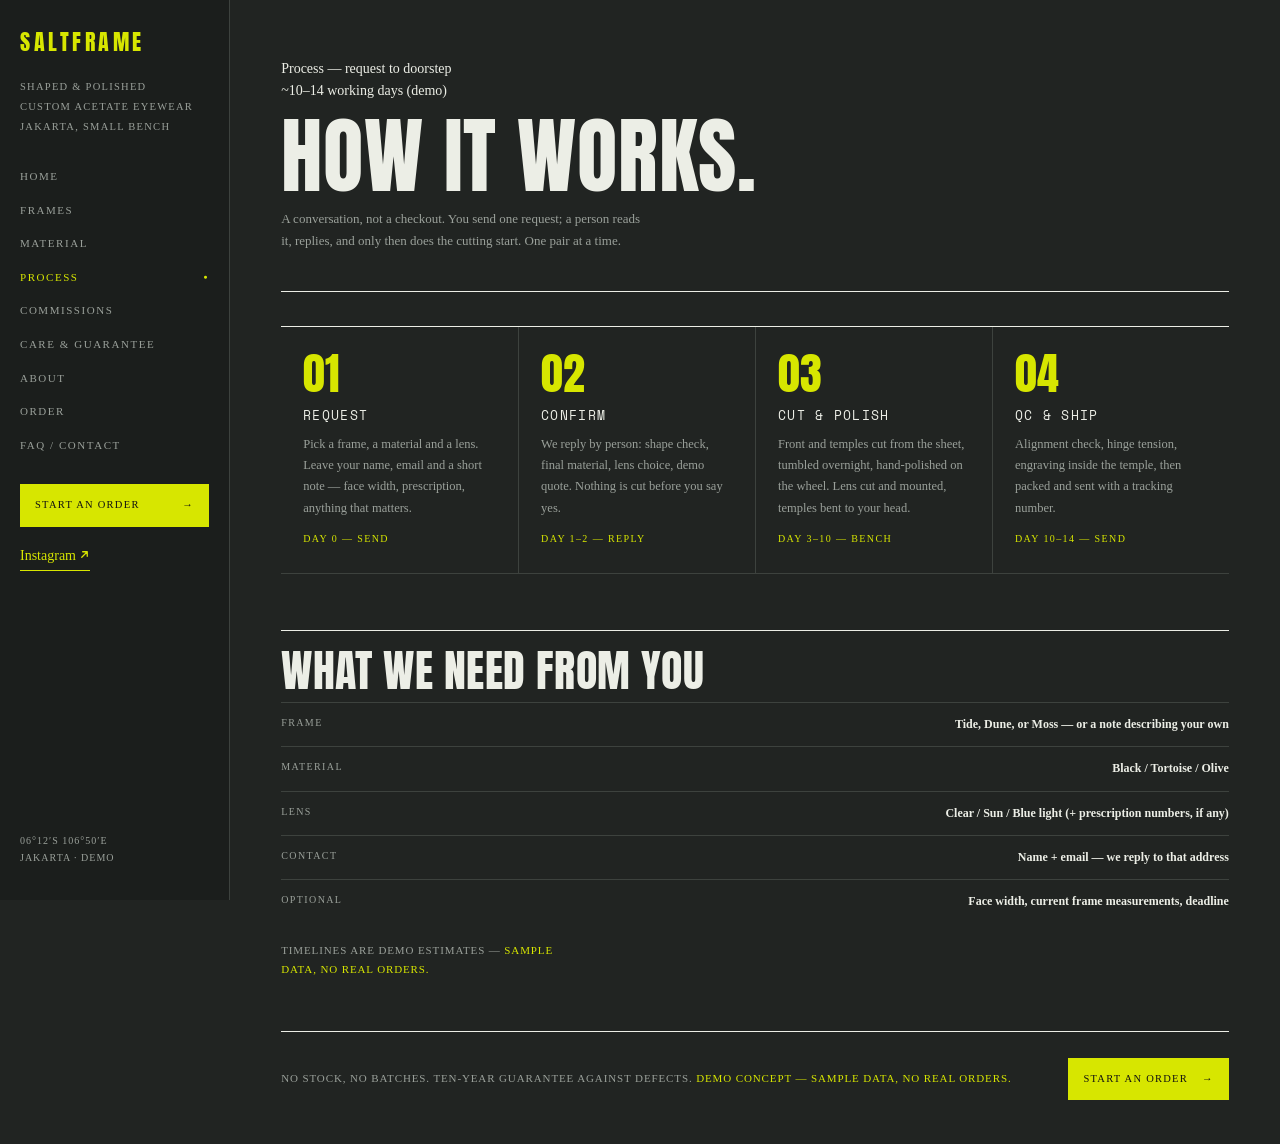
<file: process.html>
<!doctype html>
<html lang="en">
<head>
<meta charset="utf-8"><meta name="viewport" content="width=device-width,initial-scale=1">
<title>SALTFRAME — How it works — request to doorstep</title>
<meta name="description" content="SALTFRAME process: request, confirm, cut and polish, QC and ship in 4 steps.">
<link rel="icon" href="data:image/svg+xml,%3Csvg xmlns='http://www.w3.org/2000/svg' viewBox='0 0 32 32'%3E%3Crect width='32' height='32' fill='%23212422'/%3E%3Crect x='5' y='11' width='9' height='8' rx='3' fill='none' stroke='%23d7e600' stroke-width='2'/%3E%3Crect x='18' y='11' width='9' height='8' rx='3' fill='none' stroke='%23d7e600' stroke-width='2'/%3E%3Cpath d='M14 15h4' stroke='%23d7e600' stroke-width='2'/%3E%3C/svg%3E">
<link rel="stylesheet" href="/site.css">
</head>

<body>

<aside class="rail">
<a class="word" href="/index.html">SALTFRAME</a>
<div class="tag">Shaped &amp; polished<br>custom acetate eyewear<br>Jakarta, small bench</div>
<nav class="nav" id="nav">
<a href="/index.html" >Home</a>
<a href="/frames.html">Frames</a>
<a href="/material.html">Material</a>
<a href="/process.html" class="active" aria-current="page">Process</a>
<a href="/commissions.html">Commissions</a>
<a href="/care.html">Care &amp; Guarantee</a>
<a href="/about.html">About</a>
<a href="/order.html">Order</a>
<a href="/faq.html">FAQ / Contact</a>
</nav>
<div class="btns"><a class="btn solid" href="/order.html">Start an order <span>&rarr;</span></a></div>
<a class="ig" href="https://instagram.com/saltframe.demo" target="_blank" rel="noopener">Instagram <svg width="11" height="11" viewBox="0 0 12 12" fill="none"><path d="M3 9L9 3M9 3H4M9 3v5" stroke="currentColor" stroke-width="1.4" stroke-linecap="round"/></svg></a>
<p class="foot">06&deg;12&prime;S 106&deg;50&prime;E<br>Jakarta &middot; demo</p>
<button class="burger" id="burger" aria-label="Menu">&#9776;</button>
</aside>

<main id="top">
<section class="phead rv">
<div class="kicker">Process — request to doorstep<br>~10–14 working days (demo)</div>
<h1>How it works.</h1>
<p>A conversation, not a checkout. You send one request; a person reads it, replies, and only then does the cutting start. One pair at a time.</p>
</section>

<div class="tline rv">
<div class="t"><div class="n">01</div><h3>Request</h3><p>Pick a frame, a material and a lens. Leave your name, email and a short note — face width, prescription, anything that matters.</p><span class="when">Day 0 — send</span></div>
<div class="t"><div class="n">02</div><h3>Confirm</h3><p>We reply by person: shape check, final material, lens choice, demo quote. Nothing is cut before you say yes.</p><span class="when">Day 1–2 — reply</span></div>
<div class="t"><div class="n">03</div><h3>Cut &amp; polish</h3><p>Front and temples cut from the sheet, tumbled overnight, hand-polished on the wheel. Lens cut and mounted, temples bent to your head.</p><span class="when">Day 3–10 — bench</span></div>
<div class="t"><div class="n">04</div><h3>QC &amp; ship</h3><p>Alignment check, hinge tension, engraving inside the temple, then packed and sent with a tracking number.</p><span class="when">Day 10–14 — send</span></div>
</div>

<h2 class="dh rv">What we need from you</h2>
<div class="material-list rv"><div><span>Frame</span><b>Tide, Dune, or Moss — or a note describing your own</b></div><div><span>Material</span><b>Black / Tortoise / Olive</b></div><div><span>Lens</span><b>Clear / Sun / Blue light (+ prescription numbers, if any)</b></div><div><span>Contact</span><b>Name + email — we reply to that address</b></div><div><span>Optional</span><b>Face width, current frame measurements, deadline</b></div></div>
<p class="note rv">Timelines are demo estimates — <b>sample data, no real orders.</b></p>

<footer class="footer">
<span>No stock, no batches. Ten-year guarantee against defects. <span class="demo">Demo concept — sample data, no real orders.</span></span>
<a class="btn solid" href="/order.html">Start an order <span>→</span></a>
</footer>
</main>

<div class="lb" id="lb"><span class="x" id="lbX">×</span><img id="lbImg" alt=""><span class="cap" id="lbCap"></span></div>

<script src="/site.js"></script>
</body>
</html>
</file>
<file: site.css>
@import url('https://fonts.googleapis.com/css2?family=Anton&family=Space+Mono:ital,wght@0,400;0,700;1,400&display=swap');
:root{--bg:#212422;--panel:#262927;--ink:#eceee6;--dim:#9aa09a;--acc:#d7e600;--rule:#3d423e;--rail:230px;--ease:cubic-bezier(.22,.8,.24,1)}
*{box-sizing:border-box}html{scroll-behavior:smooth}
body{margin:0;background:var(--bg);color:var(--ink);font:'Space Mono',ui-monospace,monospace;font-size:14px;line-height:1.6;overflow-x:hidden}
a{color:inherit;text-decoration:none}button{font:inherit;color:inherit;cursor:pointer;background:none;border:0}
[data-goto],[data-lb]{cursor:pointer}
h2[data-goto]:hover,.commissions .chead a:hover{color:var(--acc)}
.model,.sw,.lens,.comm,.stamp,.band{transition:.3s}
.stamp{cursor:zoom-in}
.stamp:hover{background:var(--acc);color:#111}
.material-list div{transition:.3s}
.material-list div:hover{border-top-color:var(--acc);padding-left:8px}
.comm{overflow:hidden}
.comm:hover img{transform:scale(1.05);filter:brightness(1.1)}
.comm img{transition:transform .5s var(--ease),filter .4s;cursor:zoom-in}
.comm .flag{transition:.3s}
.comm:hover .flag{transform:rotate(-3deg) translateY(-2px);background:var(--ink)}
.band:hover{border-left-width:12px}
.footer .btn:hover{transform:translateX(4px)}
.rail .word{transition:.3s}
.rail .word:hover{letter-spacing:.22em}
h1,h2,h3{font-family:Anton,'Arial Narrow',sans-serif;font-weight:400;text-transform:uppercase;letter-spacing:.01em;line-height:.94;margin:0}
p{font-size:13px;line-height:1.7;color:var(--dim);max-width:56ch}
.mono,.eyebrow{font-size:10.5px;letter-spacing:.14em;text-transform:uppercase;color:var(--dim)}
.acc{color:var(--acc)}

/* sidebar rail */
.rail{position:fixed;left:0;top:0;bottom:0;width:var(--rail);background:#1b1e1c;border-right:1px solid var(--rule);z-index:30;display:flex;flex-direction:column;padding:24px 20px;gap:18px}
.rail .word{font-family:Anton;font-size:22px;letter-spacing:.16em;color:var(--acc)}
.rail .tag{font-size:10.5px;letter-spacing:.12em;text-transform:uppercase;color:var(--dim);line-height:1.9}
.rail .btns{display:grid;gap:9px;margin-top:4px}
.rail .foot{margin-top:auto;display:grid;gap:6px;font-size:10px;letter-spacing:.1em;text-transform:uppercase;color:var(--dim)}
.rail .ig{color:var(--acc);border-bottom:1px solid var(--acc);width:max-content;padding-bottom:2px}
.btn{display:flex;justify-content:space-between;gap:14px;border:1px solid var(--acc);color:var(--acc);padding:12px 14px;font-size:10.5px;letter-spacing:.12em;text-transform:uppercase;transition:.25s}
.btn span{transition:transform .3s var(--ease)}.btn:hover{background:var(--acc);color:#111}.btn:hover span{transform:translate(4px,-3px)}
.btn.solid{background:var(--acc);color:#111}.btn.solid:hover{background:transparent;color:var(--acc)}
.btn.ghost{border-color:var(--rule);color:var(--ink)}.btn.ghost:hover{background:var(--ink);color:#111;border-color:var(--ink)}

main{position:relative;z-index:1;margin-left:var(--rail);padding:0 clamp(22px,4vw,64px)}

/* hero */
.hero{min-height:100vh;display:grid;grid-template-columns:1.05fr .95fr;gap:5vw;align-items:center;padding:70px 0 50px;position:relative}
.hero h1{font-size:clamp(52px,7.4vw,116px);color:var(--ink);max-width:11ch}
.hero .kicker{font-size:11px;letter-spacing:.16em;text-transform:uppercase;color:var(--acc);margin-bottom:26px;line-height:2}
.hero p{margin:26px 0 34px;color:#b9bdb4}
.hero .cta-row{display:flex;gap:12px;flex-wrap:wrap;max-width:520px}
.hero .cta-row .btn{flex:1;min-width:220px}
.hero-art{position:relative;aspect-ratio:4/4.4;background:var(--panel);border:1px solid var(--rule);overflow:hidden;cursor:zoom-in}
.hero-art img{width:100%;height:100%;object-fit:cover;transition:transform .6s var(--ease)}
.hero-art:hover img{transform:scale(1.03)}
.hero-art .ph-tag{position:absolute;left:14px;bottom:14px;background:var(--bg);color:var(--acc);font-size:10px;letter-spacing:.14em;text-transform:uppercase;padding:7px 10px;z-index:2}
.hero .scrollnote{position:absolute;left:0;bottom:22px;font-size:10px;letter-spacing:.16em;text-transform:uppercase;color:var(--dim)}

/* band header */
.band{display:flex;align-items:center;justify-content:space-between;gap:20px;background:var(--panel);border-left:5px solid var(--acc);padding:16px 22px;margin-top:30px}
.band h2{font-size:clamp(26px,3.4vw,46px)}
.band .mid{font-size:10.5px;letter-spacing:.16em;text-transform:uppercase;color:var(--dim)}
.band .go{color:var(--acc);font-size:11px;letter-spacing:.12em;text-transform:uppercase;white-space:nowrap;border-bottom:1px solid transparent;transition:.25s}
.band .go:hover{border-color:var(--acc)}

/* 3 steps columns */
.steps3{display:grid;grid-template-columns:repeat(3,1fr);border-bottom:1px solid var(--rule)}
.col{padding:26px clamp(14px,1.8vw,26px) 34px;border-left:1px solid var(--rule)}
.col:first-child{border-left:0}
.col .no{font-family:Anton;font-size:34px;color:var(--acc);line-height:1}
.col h3{font-size:20px;margin:8px 0 10px;letter-spacing:.03em}
.col p{font-size:12.5px}
.models{display:grid;gap:10px;margin-top:16px}
.model{display:flex;gap:12px;align-items:center;border:1px solid var(--rule);padding:10px 12px;text-align:left;transition:.25s;width:100%}
.model:hover{border-color:var(--ink)}
.model.selected{border-color:var(--acc);background:rgba(215,230,0,.07)}
.model svg{width:74px;height:30px;flex:none}
.model .lbl{font-size:10.5px;letter-spacing:.1em;text-transform:uppercase;color:var(--dim);display:grid;gap:3px}
.model .lbl b{color:var(--ink);font-size:12px;letter-spacing:.12em}
.model.selected .lbl b{color:var(--acc)}
svg .ln{fill:none;stroke:currentColor;stroke-width:2;stroke-linecap:round;stroke-dasharray:640;stroke-dashoffset:640;transition:stroke-dashoffset 1.3s var(--ease)}
.model .ln{color:var(--acc)}.drawn svg .ln{stroke-dashoffset:0}
.swatches{display:flex;gap:8px;flex-wrap:wrap;margin-top:16px}
.sw{border:1px solid var(--rule);padding:8px 11px;display:flex;gap:8px;align-items:center;font-size:10.5px;letter-spacing:.1em;text-transform:uppercase;color:var(--dim);transition:.22s}
.sw i{width:18px;height:18px;border:1px solid rgba(0,0,0,.4);display:block}
.sw:hover{border-color:var(--ink);color:var(--ink)}
.sw.selected{background:var(--acc);border-color:var(--acc);color:#111}
.lensrow{display:flex;gap:8px;flex-wrap:wrap;margin-top:10px}
.lens{border:1px solid var(--rule);padding:8px 11px;font-size:10.5px;letter-spacing:.1em;text-transform:uppercase;color:var(--dim);transition:.22s}
.lens:hover{border-color:var(--ink);color:var(--ink)}
.lens.selected{background:var(--acc);border-color:var(--acc);color:#111}
.preview{margin-top:18px;border-top:1px dashed var(--rule);padding-top:14px}
.preview svg{width:100%;max-width:230px;height:auto;color:var(--acc)}
.preview .ln{stroke-dashoffset:0}
.engrave{margin-top:8px;font-size:11px;letter-spacing:.16em;text-transform:uppercase;color:var(--acc);min-height:18px}

/* wireframe form */
.wform{display:grid;gap:12px;margin-top:16px}
.wform label{display:grid;gap:6px;font-size:10px;letter-spacing:.14em;text-transform:uppercase;color:var(--dim)}
.wform input,.wform textarea{background:transparent;border:1px solid var(--rule);color:var(--ink);font:'Space Mono',monospace;font-size:13px;padding:11px 12px;transition:border-color .2s;min-width:0}
.wform input:focus,.wform textarea:focus{outline:none;border-color:var(--acc)}
.wform textarea{resize:vertical;min-height:74px}
.summary{border:1px dashed var(--rule);padding:11px 12px;font-size:11px;letter-spacing:.08em;text-transform:uppercase;color:var(--dim);display:grid;gap:5px}
.summary b{color:var(--acc);font-weight:700;transition:opacity .25s,transform .25s}
.summary b.flash{animation:flash .4s var(--ease)}
@keyframes flash{45%{opacity:.15;transform:translateX(5px)}}
.submit{display:flex;justify-content:space-between;background:var(--acc);color:#111;border:0;padding:14px;font-size:11px;letter-spacing:.14em;text-transform:uppercase;font-weight:700;transition:.25s}
.submit:hover{background:var(--ink)}
.submit span{transition:transform .3s var(--ease)}.submit:hover span{transform:translate(4px,-3px)}

/* material */
.material{display:grid;grid-template-columns:1fr 1fr;border-bottom:1px solid var(--rule);margin-top:44px}
.material-art{position:relative;overflow:hidden;min-height:clamp(320px,50vh,560px);background:linear-gradient(140deg,#3a3f36,#7d8444)}
.material-art img{position:absolute;inset:0;width:100%;height:112%;object-fit:cover;transform:translateY(var(--par,0));will-change:transform;cursor:zoom-in;transition:filter .4s}
.material-art:hover img{filter:brightness(1.08)}
.material-art .stamp{position:absolute;left:6%;bottom:7%;background:var(--bg);color:var(--acc);padding:10px 12px;transform:rotate(-4deg);font-size:10px;letter-spacing:.14em;text-transform:uppercase}
.material-copy{padding:clamp(40px,6vw,90px) clamp(20px,3vw,54px);display:flex;flex-direction:column;justify-content:center;gap:16px;border-left:1px solid var(--rule)}
.material-copy h2{font-size:clamp(28px,3.6vw,54px);color:var(--ink)}
.material-list{display:grid}
.material-list div{display:flex;justify-content:space-between;gap:18px;border-top:1px solid var(--rule);padding:12px 0;font-size:12px}
.material-list span:first-child{font-size:10px;letter-spacing:.14em;text-transform:uppercase;color:var(--dim)}

/* guarantee banner */
.banner{background:var(--panel);color:var(--ink);border-top:1px solid var(--acc);border-bottom:1px solid var(--acc);display:grid;grid-template-columns:auto 1fr auto;gap:clamp(20px,4vw,60px);align-items:center;padding:clamp(28px,4vw,56px) clamp(22px,4vw,60px);margin-top:44px}
.banner .big{font-family:Anton;font-size:clamp(76px,11vw,168px);line-height:.82;letter-spacing:-.01em;color:var(--acc)}
.banner h3{font-size:clamp(20px,2.6vw,38px);margin-bottom:12px}
.banner ul{margin:0;padding:0;list-style:none;display:grid;gap:5px;font-size:11.5px;letter-spacing:.06em;text-transform:uppercase;color:#b9bdb4}
.banner h3{color:var(--ink)}
.crest{width:clamp(96px,10vw,150px);height:auto;color:var(--acc);cursor:pointer;transition:transform .4s var(--ease);animation:spin 26s linear infinite}
.crest:hover{animation-play-state:paused;transform:scale(1.06)}
@keyframes spin{to{transform:rotate(360deg)}}

/* commissions masonry */
.commissions{margin-top:44px}
.commissions .chead{display:flex;justify-content:space-between;align-items:flex-end;gap:20px;border-top:1px solid var(--ink);padding-top:14px;margin-bottom:22px}
.commissions .chead h2{font-size:clamp(28px,3.8vw,56px)}
.commissions .chead a{color:var(--acc);font-size:11px;letter-spacing:.12em;text-transform:uppercase}
.grid{columns:5;column-gap:14px}
.comm{break-inside:avoid;margin-bottom:14px;position:relative}
.comm img{width:100%;display:block;filter:saturate(.92)}
.comm:nth-child(3n+1) img{aspect-ratio:4/5;object-fit:cover}
.comm:nth-child(3n+2) img{aspect-ratio:1/1;object-fit:cover}
.comm:nth-child(3n) img{aspect-ratio:4/3;object-fit:cover}
.comm .flag{position:absolute;top:8px;left:8px;background:var(--acc);color:#111;font-size:9px;letter-spacing:.12em;text-transform:uppercase;padding:4px 7px;transform:rotate(-3deg)}
.comm .cap{display:flex;justify-content:space-between;font-size:10px;letter-spacing:.1em;text-transform:uppercase;color:var(--dim);padding-top:7px}

/* footer */
.footer{display:flex;justify-content:space-between;align-items:center;gap:24px;flex-wrap:wrap;border-top:1px solid var(--ink);margin-top:52px;padding:26px 0 44px;font-size:11px;letter-spacing:.08em;text-transform:uppercase;color:var(--dim)}
.footer .demo{color:var(--acc)}


/* lightbox */
.lb{position:fixed;inset:0;background:rgba(14,16,14,.96);z-index:80;display:none;align-items:center;justify-content:center;flex-direction:column;gap:14px;cursor:zoom-out;padding:24px}
.lb.open{display:flex}
.lb img{max-width:92vw;max-height:78vh;object-fit:contain;border:1px solid var(--rule);animation:lbin .35s var(--ease)}
@keyframes lbin{from{opacity:0;transform:scale(.96)}}
.lb .cap{color:var(--acc);font-size:11px;letter-spacing:.16em;text-transform:uppercase}
.lb .x{position:absolute;top:16px;right:24px;color:var(--acc);font-size:28px;line-height:1}
/* detail drawer */
.detail{position:fixed;top:0;right:calc(-1 * min(420px,92vw));width:min(420px,92vw);height:100vh;background:var(--panel);border-left:1px solid var(--acc);z-index:70;transition:right .45s var(--ease);padding:30px 28px;display:flex;flex-direction:column;gap:16px;overflow:auto}
.detail.open{right:0}
.detail .x{align-self:flex-end;font-size:24px;color:var(--acc);line-height:1}
.detail h3{font-size:clamp(30px,4vw,44px);color:var(--ink)}
.detail .eyebrow{color:var(--acc)}
.detail .spec{display:grid}
.detail .spec div{display:flex;justify-content:space-between;gap:14px;border-top:1px solid var(--rule);padding:11px 0;font-size:12px}
.detail .spec span:first-child{font-size:10px;letter-spacing:.14em;text-transform:uppercase;color:var(--dim)}
.detail svg{width:100%;max-width:300px;color:var(--acc)}
.detail svg .ln{stroke-dashoffset:0}
.scrim{position:fixed;inset:0;background:rgba(10,12,10,.6);z-index:60;opacity:0;pointer-events:none;transition:opacity .4s}
.scrim.open{opacity:1;pointer-events:auto}
/* reveal */
.rv{opacity:0;transform:translateY(24px);transition:opacity .8s var(--ease),transform .8s var(--ease)}
.rv.show{opacity:1;transform:none}
.d1{transition-delay:.1s}.d2{transition-delay:.2s}

@media(max-width:1080px){.grid{columns:3}}
@media(max-width:900px){
.rail{position:sticky;top:0;bottom:auto;width:100%;height:auto;flex-direction:row;align-items:center;padding:12px 16px;gap:14px;border-right:0;border-bottom:1px solid var(--rule)}
.rail .tag,.rail .foot,.rail .ig{display:none}
.rail .btns{grid-auto-flow:column;margin:0 0 0 auto;gap:8px}
.rail .btn{padding:10px 12px}
main{margin-left:0;padding:0 clamp(16px,5vw,40px)}
.hero{grid-template-columns:1fr;min-height:auto;padding:56px 0 40px;gap:36px}
.hero-art{aspect-ratio:4/3.2;order:2}
.hero .scrollnote{display:none}
.steps3{grid-template-columns:1fr}
.col{border-left:0;border-top:1px solid var(--rule)}
.material,.banner{grid-template-columns:1fr}
.material-copy{border-left:0;border-top:1px solid var(--rule)}
.banner .crest{display:none}
.grid{columns:2}
}
@media(max-width:560px){.grid{columns:1}.rail .btn.ghost{display:none}.hero .cta-row .btn{min-width:100%}}
@media(prefers-reduced-motion:reduce){*,*:before,*:after{scroll-behavior:auto!important;animation:none!important;transition:none!important}.rv{opacity:1;transform:none}.ln{stroke-dashoffset:0!important}}


/* ===== multi-page ===== */
.nav{display:grid;gap:1px;margin-top:6px}
.nav a{font-size:11px;letter-spacing:.14em;text-transform:uppercase;color:var(--dim);padding:7px 0;border-bottom:1px solid transparent;transition:.25s;display:flex;justify-content:space-between}
.nav a:hover{color:var(--ink);padding-left:6px;border-bottom-color:var(--rule)}
.nav a.active{color:var(--acc)}
.nav a.active:after{content:"\25CF";font-size:7px;align-self:center}
.burger{display:none;background:none;border:1px solid var(--rule);color:var(--acc);font-size:15px;padding:4px 9px;cursor:pointer}
.rail{overflow-y:auto;overscroll-behavior:contain}

/* page header */
.phead{padding:58px 0 26px;border-bottom:1px solid var(--ink)}
.phead h1{font-size:clamp(44px,6.5vw,96px);color:var(--ink);max-width:15ch;text-transform:uppercase}
.phead .kicker{margin-bottom:14px}
.phead p{max-width:56ch}

/* cards */
.cards{display:grid;gap:18px;grid-template-columns:repeat(auto-fit,minmax(240px,1fr));margin-top:28px}
.pcard{border:1px solid var(--rule);background:var(--panel);display:flex;flex-direction:column;transition:.3s}
.pcard:hover{border-color:var(--acc);transform:translateY(-4px)}
.pcard .ph{width:100%;aspect-ratio:4/3;object-fit:cover;display:block;cursor:zoom-in}
.pcard .body{padding:16px 18px 18px;display:flex;flex-direction:column;gap:8px;flex:1}
.pcard h3{font-family:'Anton',sans-serif;font-size:24px;text-transform:uppercase}
.pcard p{font-size:12.5px;color:var(--dim);line-height:1.7}
.pcard .price{margin-top:auto;padding-top:8px;border-top:1px solid var(--rule);font-size:11px;letter-spacing:.1em;color:var(--acc)}
.pcard .btn.small{align-self:flex-start;margin-top:6px}

/* frame detail blocks */
.frame{display:grid;grid-template-columns:1.05fr .95fr;gap:4vw;align-items:center;border-top:1px solid var(--rule);padding:46px 0}
.frame .art{position:relative;aspect-ratio:4/3.4;background:var(--panel);border:1px solid var(--rule);overflow:hidden;cursor:zoom-in}
.frame .art img{width:100%;height:100%;object-fit:cover;transition:transform .6s var(--ease)}
.frame .art:hover img{transform:scale(1.03)}
.frame .copy h2{font-size:clamp(34px,4vw,58px);color:var(--ink)}
.frame .copy .lead{font-size:16px;color:var(--ink);margin:14px 0 18px}
.frame .btn{margin-top:18px}
.badge{display:inline-block;font-size:10px;letter-spacing:.16em;color:var(--acc);border:1px solid var(--acc);padding:3px 8px;text-transform:uppercase}

/* timeline (process) */
.tline{display:grid;grid-template-columns:repeat(4,1fr);border-top:1px solid var(--ink);border-bottom:1px solid var(--rule);margin-top:34px}
.tline .t{padding:24px 22px 26px;border-left:1px solid var(--rule);position:relative}
.tline .t:first-child{border-left:0}
.tline .t .n{font-size:44px;color:var(--acc);font-family:'Anton',sans-serif;line-height:1}
.tline .t h3{font-family:'Space Mono',monospace;font-size:13px;letter-spacing:.1em;text-transform:uppercase;color:var(--ink);margin:14px 0 8px}
.tline .t p{font-size:12.5px;color:var(--dim);line-height:1.7}
.tline .t .when{display:block;margin-top:12px;font-size:10px;letter-spacing:.14em;color:var(--acc);text-transform:uppercase}

/* gallery filters */
.filters{display:flex;gap:8px;flex-wrap:wrap;margin:26px 0 20px}
.fbtn{background:none;border:1px solid var(--rule);color:var(--dim);font:700 10px 'Space Mono',monospace;letter-spacing:.14em;text-transform:uppercase;padding:8px 14px;cursor:pointer;transition:.25s}
.fbtn:hover,.fbtn.on{border-color:var(--acc);color:var(--acc)}
.gallery{columns:3;column-gap:14px}

/* contact grid */
.contact{display:grid;grid-template-columns:repeat(auto-fit,minmax(200px,1fr));border-top:1px solid var(--ink);margin-top:30px}
.contact .c{padding:22px 20px 24px;border-left:1px solid var(--rule)}
.contact .c:first-child{border-left:0}
.contact .c b{display:block;font-size:10px;letter-spacing:.16em;color:var(--dim);text-transform:uppercase;font-weight:400;margin-bottom:8px}
.contact .c a,.contact .c span{font-size:15px;color:var(--ink);text-decoration:none;transition:.2s}
.contact .c a:hover{color:var(--acc)}

/* faq accordion (native details) */
details.faq{border-top:1px solid var(--rule);padding:0}
details.faq summary{cursor:pointer;list-style:none;padding:16px 0;font-size:14px;letter-spacing:.02em;color:var(--ink);transition:.2s;display:flex;justify-content:space-between;gap:16px}
details.faq summary::-webkit-details-marker{display:none}
details.faq summary:after{content:"+";color:var(--acc);font-size:16px;flex:none}
details.faq[open] summary{color:var(--acc)}
details.faq[open] summary:after{content:"\2212"}
details.faq summary:hover{color:var(--acc);padding-left:6px}
details.faq p{font-size:13px;color:var(--dim);line-height:1.8;max-width:70ch;padding:0 0 18px;margin:0}

/* story / prose */
.prose{max-width:66ch;display:flex;flex-direction:column;gap:18px;padding:34px 0}
.prose p{font-size:15px;line-height:1.85;color:var(--dim)}
.prose p strong{color:var(--ink);font-weight:400}
.coords{border:1px solid var(--rule);background:var(--panel);padding:26px 28px;margin-top:10px;display:flex;justify-content:space-between;align-items:center;gap:20px;flex-wrap:wrap}
.coords .val{font-family:'Anton',sans-serif;font-size:clamp(26px,3vw,42px);color:var(--acc);letter-spacing:.04em}
.coords .lbl{font-size:10px;letter-spacing:.16em;color:var(--dim);text-transform:uppercase}

@media(max-width:900px){
  .frame{grid-template-columns:1fr;gap:24px}
  .tline{grid-template-columns:repeat(2,1fr)}
  .tline .t:nth-child(3){border-left:0}
  .tline .t:nth-child(n+3){border-top:1px solid var(--rule)}
  .gallery{columns:2}
  .rail{flex-wrap:wrap;max-height:132px;transition:max-height .4s var(--ease)}
  .rail.open{max-height:100vh;overflow-y:auto}
  .rail .tag{display:none}
  .nav{display:none;order:9;flex-basis:100%;background:#1b1e1c;border-top:1px solid var(--rule);margin-top:10px}
  .rail.open .nav{display:grid}
  .nav a{padding:13px 2px;border-bottom:1px solid var(--rule)}
  .burger{display:block;margin-left:auto;order:8;flex:none;align-self:center}
  .rail .btns{margin:0 8px 0 auto;order:7;grid-auto-flow:column}
  .rail .btns .btn{padding:9px 14px;font-size:10px}
  .rail .ig,.rail .foot{display:none}
  .rail.open .ig,.rail.open .foot{display:block;order:10;flex-basis:100%}
}
@media(max-width:560px){
  .gallery{columns:1}
  .tline{grid-template-columns:1fr}
  .tline .t{border-left:0;border-top:1px solid var(--rule)}
}

/* section heading + swatch + misc */
.dh{font-size:clamp(30px,3.4vw,46px);color:var(--ink);text-transform:uppercase;margin:56px 0 10px;border-top:1px solid var(--ink);padding-top:20px}
.dh + .lead{margin-bottom:6px}
.lead{font-size:16px;color:var(--dim);max-width:60ch;line-height:1.7}
.swatch{height:96px;border-bottom:1px solid var(--rule)}
.sw-black{background:#191b1a}
.sw-tortoise{background:repeating-linear-gradient(115deg,#5a3a1e 0 14px,#8a5a2b 14px 26px,#3d2614 26px 38px)}
.sw-olive{background:#5b6349}
.note{font-size:11px;letter-spacing:.08em;text-transform:uppercase;color:var(--dim);margin-top:18px}
.note b{color:var(--acc);font-weight:400}
.order-grid{display:grid;grid-template-columns:1.1fr .9fr;gap:4vw;margin-top:30px}
.order-grid .side{border:1px solid var(--rule);background:var(--panel);padding:22px 22px 24px;align-self:start}
.order-grid .side h3{font-family:'Space Mono',monospace;font-size:13px;letter-spacing:.1em;text-transform:uppercase;color:var(--acc);margin-bottom:14px}
.order-grid .side ol{margin:0;padding-left:18px;display:grid;gap:12px;font-size:13px;color:var(--dim);line-height:1.7}
.order-grid .side ol b{color:var(--ink);font-weight:400}
.wform select{width:100%;background:transparent;border:0;border-bottom:1px solid var(--ink);color:var(--ink);font:400 14px 'Space Mono',monospace;padding:11px 0;outline:none;cursor:pointer;border-radius:0;-webkit-appearance:none;appearance:none;background-image:url("data:image/svg+xml,%3Csvg xmlns='http://www.w3.org/2000/svg' width='12' height='12' viewBox='0 0 12 12'%3E%3Cpath d='M2 4l4 4 4-4' stroke='%23d7e600' stroke-width='1.5' fill='none'/%3E%3C/svg%3E");background-repeat:no-repeat;background-position:right 2px center}
.wform select:focus{border-bottom-color:var(--acc)}
.wform select option{background:#262927;color:#eceee6}
@media(max-width:900px){.order-grid{grid-template-columns:1fr}}
</file>
